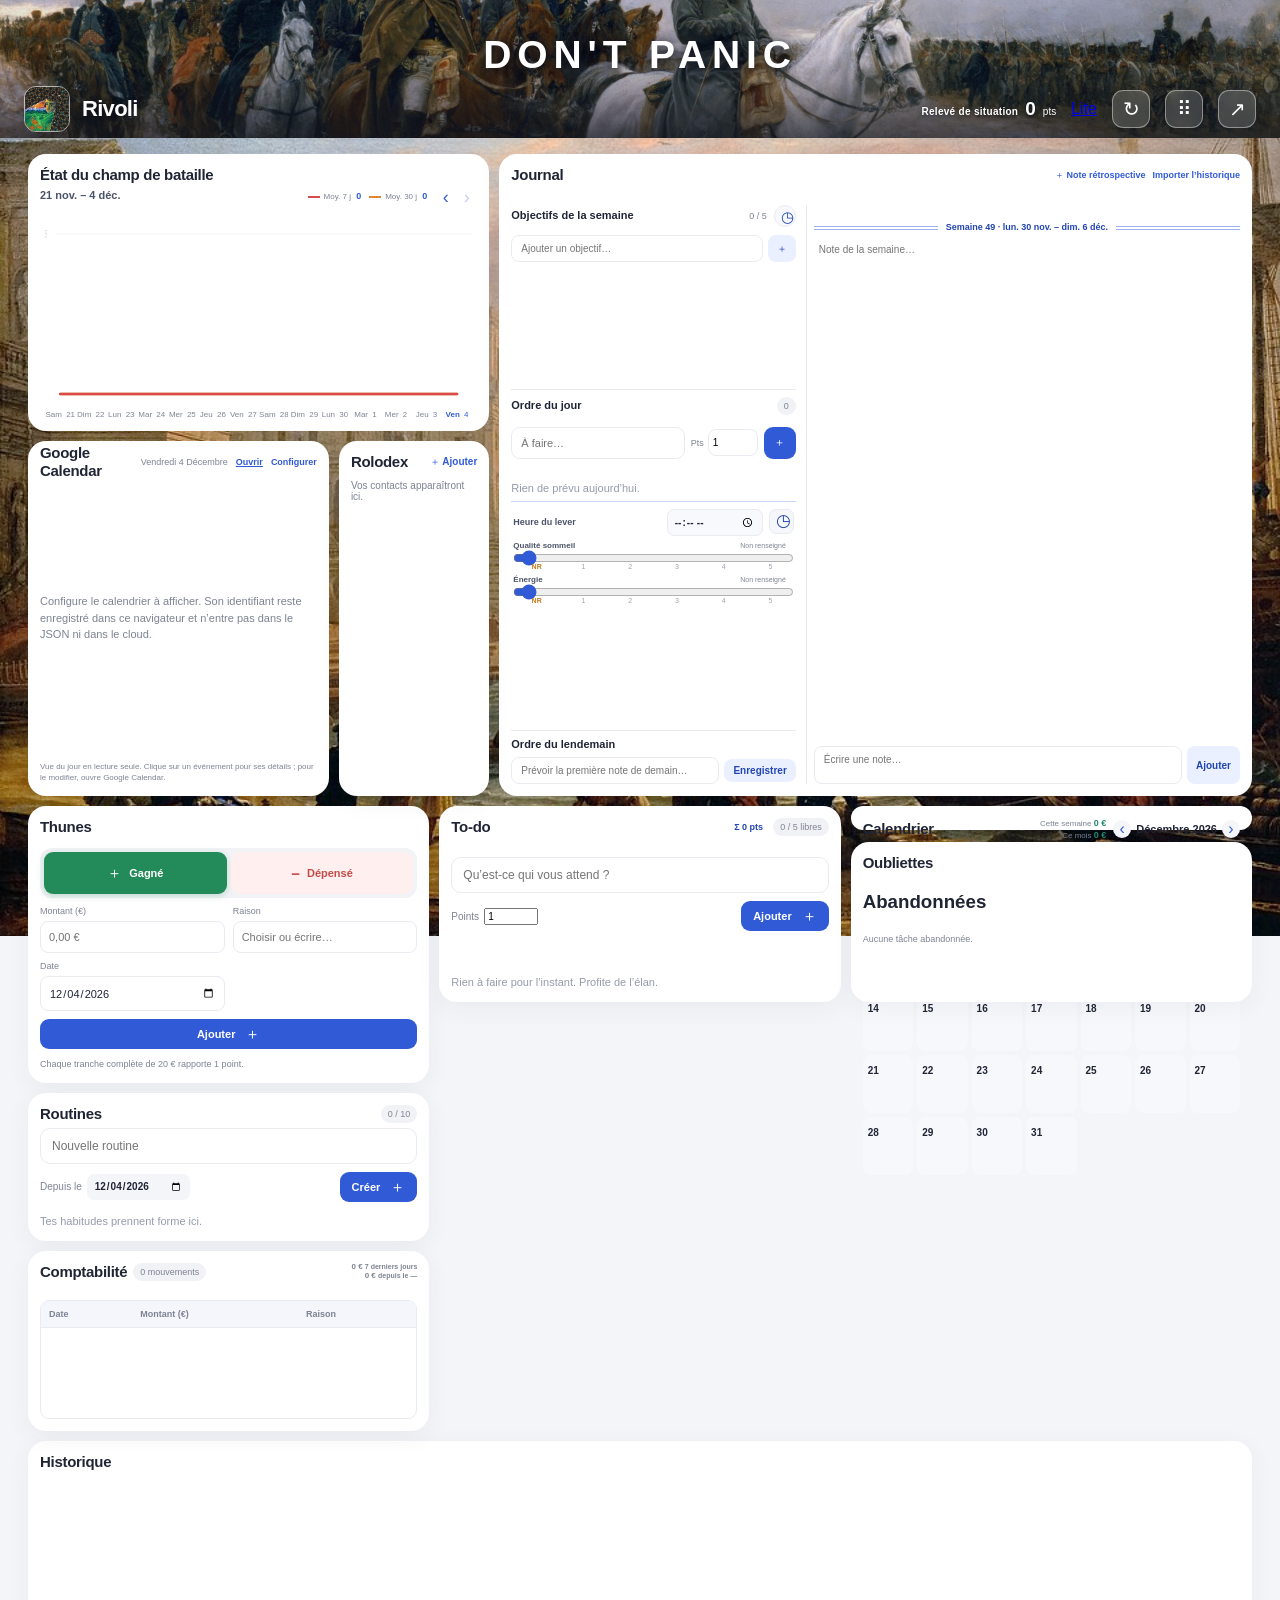
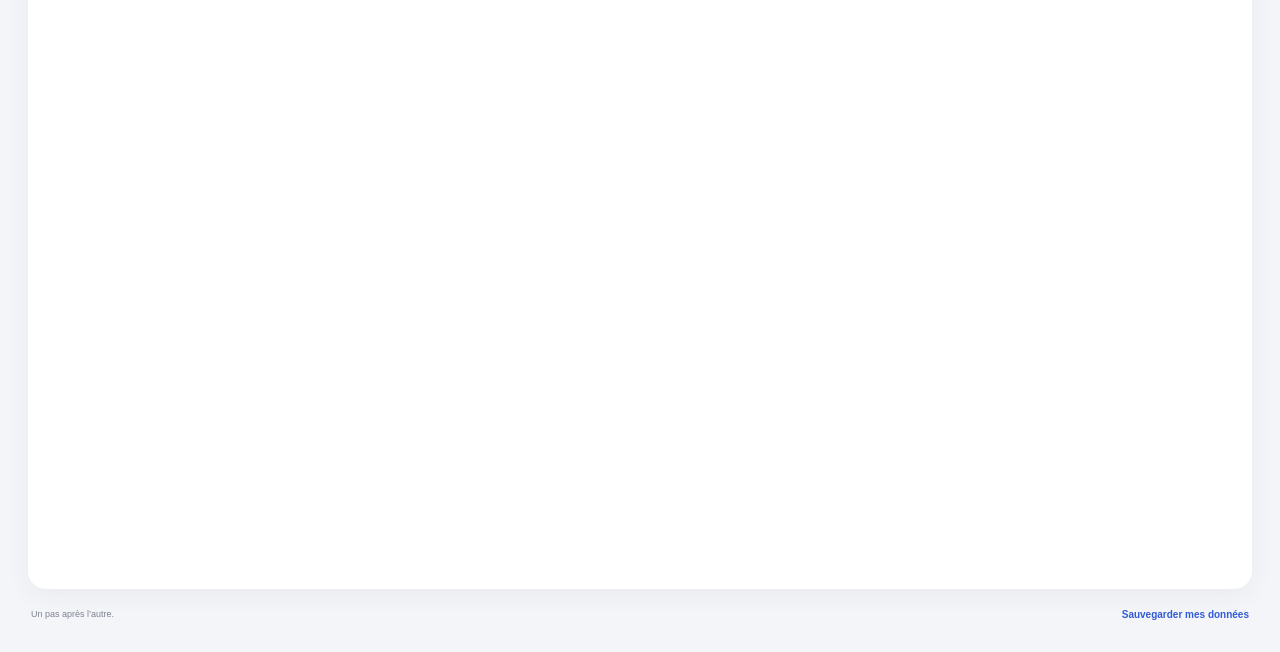
<file: index.html>
<!doctype html>
<html lang="fr"><head><meta charset="utf-8"><meta http-equiv="refresh" content="0;url=Points.html"><meta name="viewport" content="width=device-width,initial-scale=1"><title>Rivoli</title><script>location.replace('./Points.html');</script></head><body><p><a href="Points.html">Ouvrir Rivoli</a></p></body></html>
</file>
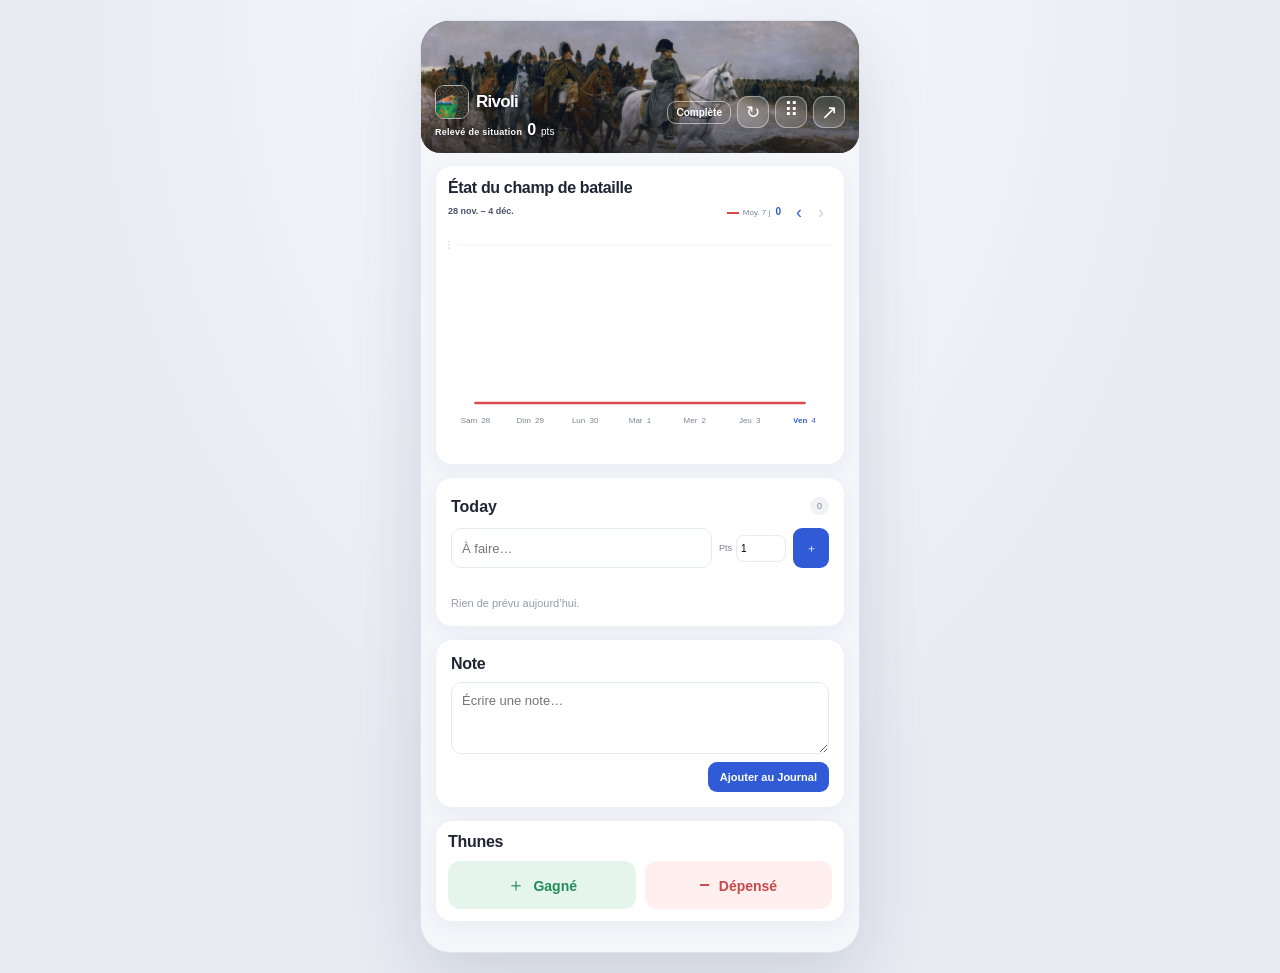
<file: Lite.html>
<!doctype html>
<html lang="fr">
<head>
  <meta charset="utf-8">
  <meta name="viewport" content="width=device-width, initial-scale=1, viewport-fit=cover">
  <meta http-equiv="refresh" content="0;url=./Points.html?lite=1">
  <link rel="manifest" href="manifest-lite.webmanifest">
  <title>Rivoli · Lite</title>
  <script>location.replace('./Points.html?lite=1');</script>
</head>
<body><p><a href="./Points.html?lite=1">Ouvrir Rivoli · Lite</a></p></body>
</html>
</file>
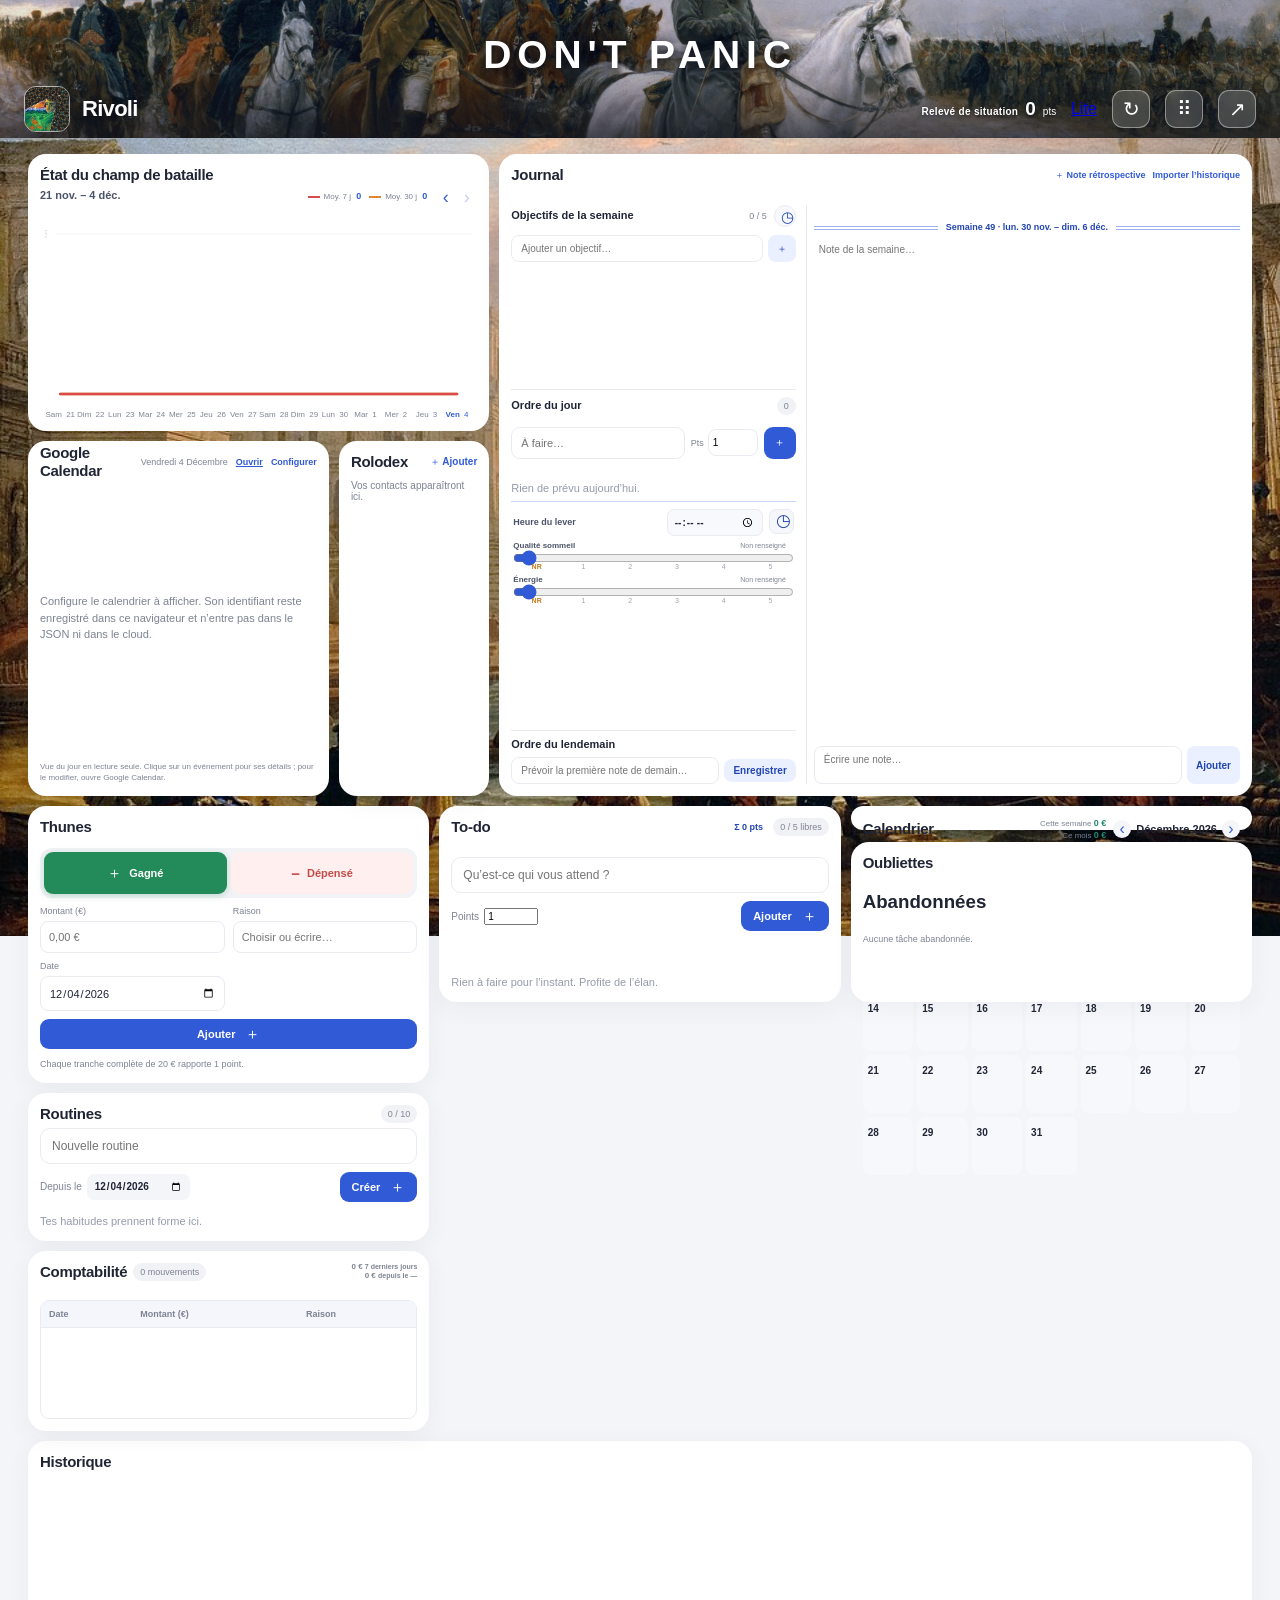
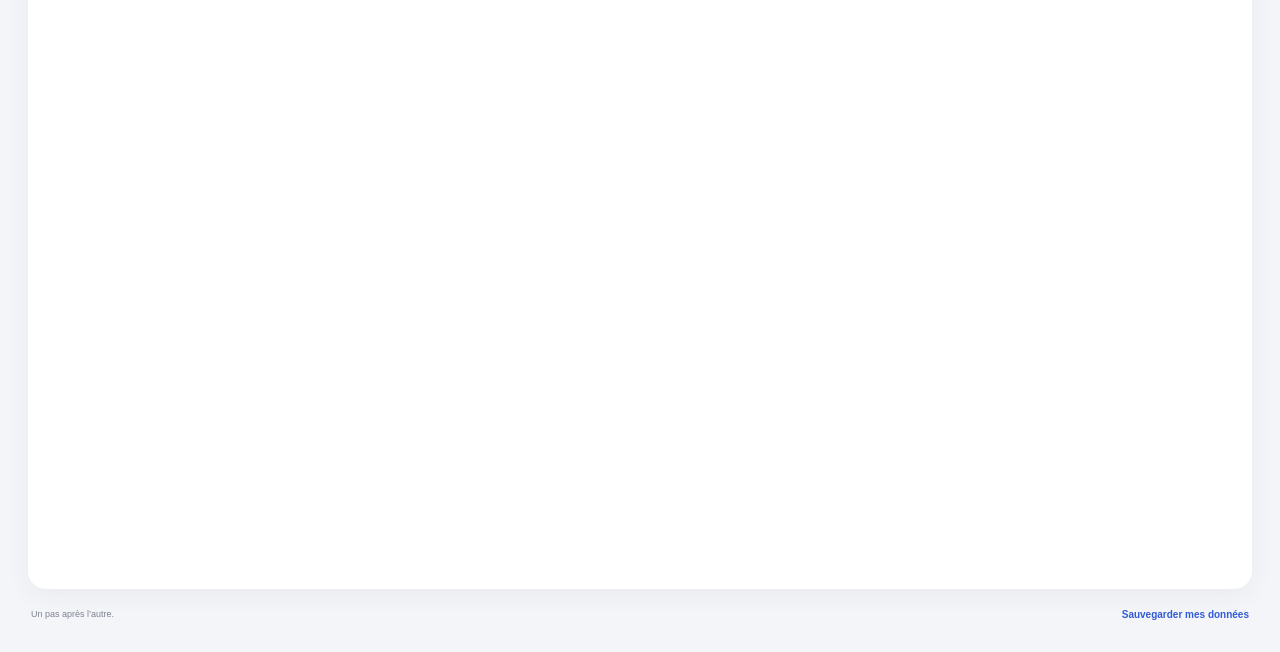
<file: Points.html>
<!doctype html>
<html lang="fr">
<head>
  <meta charset="utf-8">
  <meta name="viewport" content="width=device-width, initial-scale=1, viewport-fit=cover">
  <meta name="theme-color" content="#315bd6">
  <meta name="description" content="Rivoli — suivi du quotidien, de l’agenda et des objectifs.">
  <link id="app-manifest" rel="manifest" href="manifest.webmanifest">
  <script>if(new URLSearchParams(location.search).get('lite')==='1'){document.documentElement.classList.add('lite-mode');document.title='Rivoli · Lite';document.getElementById('app-manifest')?.setAttribute('href','manifest-lite.webmanifest');}</script>
  <link rel="icon" href="en-avant-logo.png" type="image/png">
  <link rel="stylesheet" href="styles.css">
  <title>Rivoli</title>
</head>
<body>
  <div class="app-shell">
    <section class="cover-banner" aria-label="Bandeau Rivoli">
      <img class="cover-image" src="campagne-de-france.jpg" alt="Napoléon et son armée traversant une campagne enneigée">
      <div class="cover-shade"></div>
      <h1 class="cover-motto">DON'T PANIC</h1>
      <header class="topbar">
        <a class="brand" href="#top" aria-label="Rivoli, accueil"><img src="en-avant-logo.png" alt="" class="brand-logo"><span>Rivoli</span></a>
        <div class="topbar-actions"><span class="today-points"><span>Relevé de situation</span><strong id="today-score">0</strong><small>pts</small></span><div class="topbar-tools"><a id="version-link" class="version-link" href="./Points.html?lite=1">Lite</a><button id="sync-button" class="icon-button sync-button" type="button" aria-label="Synchroniser entre appareils" title="Synchroniser entre appareils">↻</button><button id="layout-toggle" class="icon-button layout-toggle" type="button" aria-label="Ajuster la disposition des widgets" title="Ajuster la disposition des widgets">⠿</button><button id="layout-reset" class="icon-button layout-reset hidden" type="button" aria-label="Réinitialiser la disposition" title="Réinitialiser la disposition">↺</button><button id="backup-button" class="icon-button" aria-label="Sauvegarder ou restaurer" title="Sauvegarder ou restaurer">↗</button></div></div>
      </header>
    </section>
    <main id="top">
      <div class="top-dashboard-row">
        <div class="chart-rolodex-column">
        <section class="card chart-card" id="widget-chart" aria-labelledby="chart-heading">
          <h2 id="chart-heading" class="battlefield-heading">État du champ de bataille</h2>
          <div class="chart-toolbar chart-subtitle"><div id="chart-range" class="chart-range"></div><div class="chart-averages"><span class="avg-7">Moy. 7 j <strong id="average-7">0</strong></span><span class="avg-30">Moy. 30 j <strong id="average-30">0</strong></span></div><div class="chart-navigation"><button id="chart-prev-day" class="plain-button" aria-label="Voir la veille">‹</button><button id="chart-next-day" class="plain-button" aria-label="Voir le jour suivant">›</button></div></div>
          <div id="week-chart" class="week-chart" role="img" aria-label="Histogramme quotidien des points avec moyennes mobiles sur 7 et 30 jours"></div>
        </section>
        <div class="chart-lower-row">
        <section class="card agenda-card google-calendar-card" id="widget-agenda" aria-labelledby="agenda-heading">
          <div class="agenda-heading"><h2 id="agenda-heading">Google Calendar</h2><div class="google-calendar-actions"><span id="google-calendar-date"></span><a id="google-calendar-open" class="text-button" target="_blank" rel="noopener noreferrer">Ouvrir</a><button id="google-calendar-configure" class="text-button" type="button">Configurer</button></div></div>
          <p id="google-calendar-notice" class="google-calendar-notice">Configure le calendrier à afficher. Son identifiant reste enregistré dans ce navigateur et n’entre pas dans le JSON ni dans le cloud.</p>
          <div id="google-calendar-view" class="google-calendar-view hidden"><iframe id="google-calendar-frame" title="Google Calendar — journée d’aujourd’hui" loading="lazy" referrerpolicy="strict-origin-when-cross-origin"></iframe></div>
          <p class="google-calendar-hint">Vue du jour en lecture seule. Clique sur un événement pour ses détails ; pour le modifier, ouvre Google Calendar.</p>
        </section>
        <section class="card rolodex-card" id="widget-rolodex" aria-labelledby="rolodex-heading"><div class="section-heading"><h2 id="rolodex-heading">Rolodex</h2><div class="rolodex-heading-actions"><button type="button" id="add-contact" class="text-button">＋ Ajouter</button></div></div><div id="rolodex-list" class="rolodex-list"></div></section>
        </div>
        </div>
        <section class="card journal-card" id="widget-journal" aria-labelledby="journal-heading">
          <div class="section-heading"><h2 id="journal-heading">Journal</h2><div class="journal-heading-actions"><button type="button" id="journal-backfill-button" class="text-button">＋ Note rétrospective</button><button type="button" id="journal-import-button" class="text-button">Importer l’historique</button><input id="journal-import-file" type="file" accept="application/json,.json" hidden></div></div>
          <div class="journal-layout">
            <div class="journal-left-column">
              <section class="journal-goals"><div class="journal-subheading"><h3>Objectifs de la semaine</h3><div class="journal-goal-heading-actions"><span id="journal-goal-count">0 / 5</span><button id="journal-goal-history-button" class="journal-goal-history-button" type="button" aria-label="Historique des objectifs réalisés" title="Historique des objectifs réalisés">◷</button></div></div><ul id="journal-goal-list" class="journal-goal-list"></ul><form id="journal-goal-form" class="journal-goal-form"><input id="journal-goal-input" type="text" maxlength="100" placeholder="Ajouter un objectif…" aria-label="Nouvel objectif hebdomadaire" required><button type="submit" aria-label="Ajouter l’objectif">＋</button></form></section>
              <section class="journal-program" id="widget-program" aria-labelledby="program-heading">
                <div class="section-heading program-section-heading"><h2 id="program-heading">Ordre du jour</h2><div id="program-routines" class="program-routine-actions" aria-label="Valider une routine"></div><span class="count-pill" id="program-count">0</span></div>
                <form id="program-form" class="program-form"><input id="program-title" type="text" maxlength="100" placeholder="À faire…" aria-label="Nouvelle tâche pour aujourd’hui" required><label class="program-points-label">Pts <input id="program-points" type="number" min="0" max="10" step="0.5" value="1" aria-label="Points de la tâche"></label><button class="primary-button" type="submit" aria-label="Ajouter à la liste">＋</button></form>
                <div id="program-list" class="program-list"></div><p class="empty-state" id="program-empty">Rien de prévu aujourd’hui.</p>
                <div class="program-wake-section">
                  <div class="wake-time-row"><label class="wake-time-control" for="wake-time-input">Heure du lever<input id="wake-time-input" type="time" aria-label="Heure du lever"></label><button id="wake-history-open" class="wake-history-open" type="button" aria-label="Consulter et modifier l’historique du réveil" title="Historique réveil, sommeil et énergie">◷</button></div>
                  <label class="wake-metric"><span>Qualité sommeil <output id="sleep-quality-value">Non renseigné</output></span><input id="sleep-quality-input" type="range" min="0" max="5" step="1" value="0" aria-label="Qualité du sommeil de 1 à 5, ou non renseignée"><span class="wake-slider-scale"><i>NR</i><i>1</i><i>2</i><i>3</i><i>4</i><i>5</i></span></label>
                  <label class="wake-metric"><span>Énergie <output id="daily-energy-value">Non renseigné</output></span><input id="daily-energy-input" type="range" min="0" max="5" step="1" value="0" aria-label="Énergie de 1 à 5, ou non renseignée"><span class="wake-slider-scale"><i>NR</i><i>1</i><i>2</i><i>3</i><i>4</i><i>5</i></span></label>
                </div>
              </section>
              <section class="journal-plan"><h3>Ordre du lendemain</h3><form id="journal-plan-form"><input id="journal-plan-input" type="text" placeholder="Prévoir la première note de demain…" aria-label="Ordre du lendemain"><button type="submit">Enregistrer</button></form></section>
            </div>
            <section class="journal-notes"><div id="journal-note-list" class="journal-note-list" aria-live="polite"></div><form id="journal-note-form" class="journal-note-form"><textarea id="journal-note-input" placeholder="Écrire une note…" aria-label="Nouvelle note du jour" required></textarea><button type="submit">Ajouter</button></form></section>
          </div>
        </section>
      </div>
      <section class="card lite-note-card" id="widget-note" aria-labelledby="lite-note-heading"><div class="section-heading"><h2 id="lite-note-heading">Note</h2></div><form id="lite-note-form" class="lite-note-form"><textarea id="lite-note-input" rows="3" placeholder="Écrire une note…" aria-label="Note à ajouter au Journal" required></textarea><button class="primary-button" type="submit">Ajouter au Journal</button></form></section>
      <div class="dashboard-grid">
        <div class="left-widgets">
          <section class="card money-card" id="widget-money" aria-labelledby="money-heading"><div class="section-heading"><h2 id="money-heading">Thunes</h2></div><form id="money-form" class="money-form"><div class="money-mode-toggle" role="group" aria-label="Type d’opération"><button type="button" class="selected income-mode" data-money-mode="income" aria-pressed="true"><small>＋</small><span>Gagné</span></button><button type="button" class="expense-mode" data-money-mode="expense" aria-pressed="false"><small>−</small><span>Dépensé</span></button></div><label>Montant (€)<input id="money-amount" type="number" min="0.01" step="0.01" placeholder="0,00 €" required></label><label>Raison<input id="money-reason" type="text" list="money-reasons" maxlength="100" placeholder="Choisir ou écrire…" required><datalist id="money-reasons"><option value="Grand Chemin"></option><option value="Lenotre"></option><option value="Pourboire"></option></datalist></label><label>Date<input id="money-date" type="date" required></label><button class="primary-button" type="submit">Ajouter <span>＋</span></button></form><div class="lite-money-actions"><button type="button" class="lite-money-button lite-income" data-lite-money="income"><span>＋</span> Gagné</button><button type="button" class="lite-money-button lite-expense" data-lite-money="expense"><span>−</span> Dépensé</button></div><p class="money-hint">Chaque tranche complète de 20 € rapporte 1 point.</p></section>
          <section class="card routines-card" id="widget-routines" aria-labelledby="routines-heading"><div class="section-heading"><h2 id="routines-heading">Routines</h2><span class="count-pill" id="routine-count">0 / 10</span></div><form id="routine-form" class="routine-form"><input id="routine-title" type="text" maxlength="80" placeholder="Nouvelle routine" aria-label="Intitulé de la routine" required><div class="form-row"><label class="date-select">Depuis le <input id="routine-created" type="date" aria-label="Date de création de la routine"></label><button class="primary-button" type="submit">Créer <span>＋</span></button></div></form><nav id="routine-tabs" class="routine-tabs" role="tablist" aria-label="Choisir une routine"></nav><div id="routine-panel" class="routine-panel"></div><p class="empty-state" id="routine-empty">Tes habitudes prennent forme ici.</p></section>
          <section class="card accounting-card" id="widget-accounting" aria-labelledby="accounting-heading">
            <div class="section-heading accounting-heading"><div class="accounting-heading-title"><h2 id="accounting-heading">Comptabilité</h2><span class="count-pill" id="money-ledger-count">0 mouvements</span></div><div id="money-ledger-summary" class="accounting-summary" aria-live="polite"></div></div>
            <div class="accounting-table-wrap"><table class="accounting-table"><thead><tr><th scope="col">Date</th><th scope="col">Montant (€)</th><th scope="col">Raison</th></tr></thead><tbody id="money-ledger-body"></tbody></table></div>
          </section>
        </div>
        <section class="card tasks-card" id="widget-tasks" aria-labelledby="tasks-heading"><div class="section-heading"><h2 id="tasks-heading">To-do</h2><span class="task-potential" id="task-potential">Σ 0 pts</span><span class="count-pill" id="task-count">0 / 5 libres</span></div><form id="task-form" class="task-form"><input id="task-title" type="text" maxlength="100" placeholder="Qu’est-ce qui vous attend ?" aria-label="Intitulé de la tâche" required><div class="form-row"><label class="points-select">Points <input id="task-points" type="number" min="0" max="10" step="0.5" value="1" aria-label="Points de la tâche" required></label><button class="primary-button" type="submit">Ajouter <span>＋</span></button></div></form><div id="task-list" class="task-list"></div><p class="empty-state" id="task-empty">Rien à faire pour l’instant. Profite de l’élan.</p></section>
        <div class="side-widgets">
          <section class="card calendar-card" id="widget-calendar" aria-labelledby="calendar-heading"><div class="calendar-topline"><h2 id="calendar-heading">Calendrier</h2><div id="calendar-money-summary" class="calendar-money-summary"></div><div class="month-controls"><button id="task-calendar-prev" class="plain-button" aria-label="Mois précédent">‹</button><strong id="task-calendar-month"></strong><button id="task-calendar-next" class="plain-button" aria-label="Mois suivant">›</button></div></div><div id="task-calendar" class="task-calendar"></div></section>
          <section class="card graveyard-card" id="widget-graveyard" aria-labelledby="graveyard-heading"><div class="section-heading"><h2 id="graveyard-heading">Oubliettes</h2></div><div><h3>Abandonnées</h3><div id="abandoned-list" class="graveyard-list"></div></div></section>
        </div>
        <svg id="task-calendar-links" class="task-calendar-links" aria-hidden="true"></svg>
      </div>
      <div class="bottom-dashboard-row">
        <section class="card log-card history-card" id="widget-history" aria-labelledby="log-heading">
          <div class="section-heading"><h2 id="log-heading">Historique</h2><span id="history-page-label" class="history-page-label"></span></div>
          <div id="log-list" class="log-list"></div><p class="empty-state" id="log-empty">Tes réussites apparaîtront ici.</p>
          <div class="history-pagination"><button id="history-newer" class="secondary-button hidden" type="button">‹ Plus récentes</button><button id="history-older" class="secondary-button hidden" type="button">Plus anciennes ›</button></div>
        </section>
      </div>
      <footer><span>Un pas après l’autre.</span><button id="footer-backup" class="text-button">Sauvegarder mes données</button></footer>
    </main>
  </div>
  <dialog id="lite-money-dialog" class="modal lite-money-dialog"><form method="dialog"><button class="modal-close" aria-label="Fermer">×</button></form><p class="eyebrow" id="lite-money-kicker">THUNES</p><h2 id="lite-money-title">Ajouter un gain</h2><form id="lite-money-step-one"><label class="edit-label">Montant (€)<input id="lite-money-amount" type="number" min="0.01" step="0.01" placeholder="0,00 €" required></label><label class="edit-label">Date<input id="lite-money-date" type="date" required></label><div class="modal-actions"><button type="submit" class="primary-button">Continuer</button></div></form><form id="lite-money-step-two" class="hidden"><label class="edit-label">Raison<input id="lite-money-reason" type="text" list="lite-money-reasons" maxlength="100" placeholder="Choisir ou écrire…" required></label><datalist id="lite-money-reasons"></datalist><div class="modal-actions"><button type="button" id="lite-money-back" class="secondary-button">Retour</button><button type="submit" class="primary-button">Valider</button></div></form></dialog>
  <dialog id="backup-dialog" class="modal"><form method="dialog"><button class="modal-close" aria-label="Fermer">×</button></form><p class="eyebrow">VOS DONNÉES VOUS APPARTIENNENT</p><h2>Sauvegarder Rivoli</h2><p class="modal-copy">Les données restent disponibles hors ligne sur cet appareil. La synchronisation entre appareils est facultative et protégée par votre compte.</p><button id="export-button" class="primary-button full-button">Télécharger une sauvegarde <span>↓</span></button><div class="auto-backup-panel"><h3>Sauvegarde automatique sur ce Mac</h3><p id="auto-backup-status" class="auto-backup-status" aria-live="polite">Non configurée. Dans le Finder, crée un dossier vide « Rivoli-sauvegardes », puis sélectionne-le ici.</p><button id="auto-backup-enable" class="import-button" type="button">Choisir le dossier de sauvegarde</button><small>Après 1 minute sans modification, Rivoli met à jour le JSON ; il le réécrit aussi toutes les 15 minutes quand l’app est ouverte et conserve une archive toutes les 12 heures. À l’ouverture, il restaure le JSON s’il est clairement plus récent. Si les dates ne permettent pas de trancher, il garde les deux copies sans les écraser. Chrome peut redemander l’accès au dossier.</small></div><label class="import-button">Restaurer depuis un fichier<input id="import-file" type="file" accept="application/json,.json" hidden></label><button id="restore-pre-migration" class="import-button hidden" type="button">Restaurer la copie automatique avant mise à jour</button><button id="restore-pre-auto-backup" class="import-button hidden" type="button">Restaurer la copie du navigateur avant récupération JSON</button><p class="modal-footnote">La restauration remplace les données présentes dans ce navigateur.</p></dialog>
  <dialog id="date-dialog" class="modal"><form method="dialog"><button class="modal-close" aria-label="Fermer">×</button></form><p class="eyebrow">BRAVO POUR CE PAS</p><h2 id="complete-title">Terminer la tâche</h2><p class="modal-copy">La date du jour est présélectionnée. Fais défiler les derniers jours ou choisis une date précise.</p><div class="completion-date-picker"><div id="completion-days" class="completion-days" aria-label="Dates récentes"></div><label class="date-modal-label">Ou choisir dans le calendrier<input id="completed-date" type="date"></label></div><div class="modal-actions"><button id="cancel-completion" class="secondary-button">Annuler</button><button id="confirm-completion" class="primary-button">Valider <span>✓</span></button></div></dialog>
  <dialog id="edit-dialog" class="modal"><form method="dialog"><button class="modal-close" aria-label="Fermer">×</button></form><p class="eyebrow">MODIFIER</p><h2>Votre tâche</h2><label class="edit-label">Intitulé<input id="edit-title" type="text" maxlength="100"></label><label class="edit-label">Points<input id="edit-points" type="number" min="0" max="10" step="0.5"></label><div class="modal-actions"><button id="cancel-edit" class="secondary-button">Annuler</button><button id="save-edit" class="primary-button">Enregistrer</button></div></dialog>
  <dialog id="contact-dialog" class="modal"><form method="dialog"><button class="modal-close" aria-label="Fermer">×</button></form><p class="eyebrow">ROLODEX</p><h2 id="contact-dialog-title">Ajouter un contact</h2><label class="edit-label">Nom<input id="contact-name" type="text" maxlength="80" required></label><div class="edit-label">Photo<div id="contact-photo-dropzone" class="contact-photo-dropzone" role="button" tabindex="0" aria-label="Choisir ou déposer une photo"><img id="contact-photo-preview" alt="Aperçu de la photo du contact" hidden><span id="contact-photo-prompt">Déposer une image ici ou cliquer pour choisir</span><input id="contact-photo-file" type="file" accept="image/*" hidden></div><button id="remove-contact-photo" class="text-button contact-photo-remove" type="button">Retirer la photo</button></div><label class="edit-label">Canal de contact<select id="contact-channel"><option value="whatsapp">WhatsApp</option><option value="beeper">Beeper / lien direct</option></select></label><label class="edit-label" id="contact-target-label">Numéro WhatsApp avec indicatif pays<input id="contact-target" type="text" maxlength="300" autocomplete="off" placeholder="+33 6 12 34 56 78"></label><p id="contact-target-hint" class="modal-footnote">Le numéro sert à ouvrir directement la conversation WhatsApp.</p><label class="edit-label">Notes<textarea id="contact-notes" rows="4" maxlength="1000" placeholder="Informations utiles sur cette personne"></textarea></label><label class="edit-label">Dernière conversation<input id="contact-last-talk" type="date" required></label><label class="edit-label">Fréquence de rappel (jours)<input id="contact-frequency" type="number" min="1" max="3650" step="1" value="14" required></label><div class="modal-actions"><button id="cancel-contact" class="secondary-button" type="button">Annuler</button><button id="save-contact" class="primary-button" type="button">Enregistrer</button></div></dialog>
  <dialog id="contact-interaction-dialog" class="modal"><form method="dialog"><button class="modal-close" aria-label="Fermer">×</button></form><p class="eyebrow">ROLODEX · INTERACTION</p><h2 id="contact-interaction-title">Noter une interaction</h2><label class="edit-label">Date<input id="contact-interaction-date" type="date" required></label><div id="contact-interaction-date-shortcuts" class="contact-interaction-date-shortcuts" aria-label="Dates récentes"></div><fieldset class="interaction-types"><legend>Type d’interaction</legend><button type="button" class="interaction-type selected" data-interaction-type="message"><span>💬</span><b>Message</b><small>0,25 pt</small></button><button type="button" class="interaction-type" data-interaction-type="call"><span class="call-icon">☎</span><b>Appel</b><small>0,5 pt</small></button><button type="button" class="interaction-type" data-interaction-type="meet"><span>🫂</span><b>Rencontre</b><small>1 pt</small></button></fieldset><div class="modal-actions"><button id="cancel-contact-interaction" class="secondary-button" type="button">Annuler</button><button id="contact-open-conversation" class="secondary-button" type="button">Contacter ↗</button><button id="save-contact-interaction" class="primary-button" type="button">Enregistrer</button></div></dialog>
  <dialog id="wake-history-dialog" class="modal wide-modal"><form method="dialog"><button class="modal-close" aria-label="Fermer">×</button></form><p class="eyebrow">SUIVI QUOTIDIEN</p><h2>Historique des réveils</h2><p class="modal-copy">Modifie rétroactivement l’heure du lever, la qualité du sommeil et l’énergie.</p><div id="wake-history-list" class="wake-history-list"></div><button id="wake-history-close" class="secondary-button" type="button">Fermer</button></dialog>
  <dialog id="routine-edit-dialog" class="modal wide-modal"><form method="dialog"><button class="modal-close" aria-label="Fermer">×</button></form><p class="eyebrow">ÉTATS DE LA ROUTINE</p><h2>Votre rituel</h2><label class="edit-label">Intitulé<input id="routine-edit-title" type="text" maxlength="80"></label><p class="modal-copy">Définissez les niveaux possibles. « Pas fait » vaut toujours 0 point.</p><div id="routine-state-list" class="routine-state-list"></div><button id="add-routine-state" class="secondary-button" type="button">＋ Ajouter un état</button><label class="edit-label">Couleur de la routine</label><div id="routine-color-palette" class="routine-color-palette" role="radiogroup" aria-label="Couleur de la routine"></div><p class="modal-footnote">Les validations passées conservent leur état et leurs points d’origine.</p><div class="modal-actions"><button id="cancel-routine-edit" class="secondary-button">Annuler</button><button id="save-routine-edit" class="primary-button">Enregistrer</button></div></dialog>
  <dialog id="schedule-dialog" class="modal"><form method="dialog"><button class="modal-close" aria-label="Fermer">×</button></form><p class="eyebrow">PLANIFIER</p><h2>Ajouter au calendrier</h2><label class="edit-label">Jour prévu<input id="scheduled-date" type="date" required></label><div class="modal-actions"><button id="cancel-schedule" class="secondary-button">Annuler</button><button id="save-schedule" class="primary-button">Planifier</button></div></dialog>
  <dialog id="google-calendar-dialog" class="modal"><form method="dialog"><button class="modal-close" aria-label="Fermer">×</button></form><p class="eyebrow">AGENDA PERSONNEL</p><h2>Connecter Google Calendar</h2><p class="modal-copy">Colle l’identifiant du calendrier (Google Calendar → ⚙️ Paramètres → nom du calendrier → Intégrer l’agenda → ID de l’agenda). Ne rends pas ton calendrier public pour cette intégration.</p><label class="edit-label">ID du calendrier<input id="google-calendar-id" type="text" autocomplete="off" spellcheck="false" placeholder="ex. ton-adresse@gmail.com"></label><p class="modal-footnote">L’identifiant est enregistré uniquement dans ce navigateur. Il n’est pas exporté et n’est pas envoyé à Supabase. Google n’affichera le calendrier que si ce compte y a accès.</p><div class="modal-actions"><button id="google-calendar-cancel" class="secondary-button" type="button">Annuler</button><button id="google-calendar-save" class="primary-button" type="button">Afficher</button></div></dialog>
  <dialog id="journal-backfill-dialog" class="modal"><form method="dialog"><button class="modal-close" aria-label="Fermer">×</button></form><p class="eyebrow">JOURNAL</p><h2>Ajouter une note passée</h2><div class="form-row"><label class="edit-label">Date<input id="journal-backfill-date" type="date" required></label><label class="edit-label">Heure<input id="journal-backfill-time" type="time" required></label></div><label class="edit-label">Note<textarea id="journal-backfill-text" rows="6" placeholder="Écrire la note…" required></textarea></label><div class="modal-actions"><button id="journal-backfill-cancel" class="secondary-button" type="button">Annuler</button><button id="journal-backfill-save" class="primary-button" type="button">Ajouter au Journal</button></div></dialog>
  <dialog id="journal-goal-history-dialog" class="modal"><form method="dialog"><button class="modal-close" aria-label="Fermer">×</button></form><p class="eyebrow">OBJECTIFS · HISTORIQUE</p><h2>Objectifs réalisés</h2><p class="modal-copy">Chaque objectif atteint rapporte 3,5 points sur la semaine. Les cinq objectifs complétés ajoutent un bonus de 17,5 points.</p><div id="journal-goal-history" class="journal-goal-history"></div></dialog>
  <dialog id="routine-state-dialog" class="modal"><form method="dialog"><button class="modal-close" aria-label="Fermer">×</button></form><p class="eyebrow">SUIVI DE ROUTINE</p><h2 id="state-date-title">Choisir un état</h2><div id="routine-state-options" class="routine-state-options"></div><button id="cancel-state-choice" class="secondary-button" type="button">Annuler</button></dialog>
  <div id="toast" class="toast" role="status" aria-live="polite"></div>
  <dialog id="sync-dialog" class="modal sync-modal"><form method="dialog"><button class="modal-close" aria-label="Fermer">×</button></form><p class="eyebrow">SYNCHRONISATION PRIVÉE</p><h2>Retrouver mes données partout</h2><p id="sync-status" class="modal-copy" aria-live="polite">Synchronisation en attente de configuration.</p><form id="sync-login-form" class="sync-login-form"><label>Votre adresse e-mail<input id="sync-email" type="email" autocomplete="email" placeholder="vous@exemple.fr" required></label><button id="sync-login-submit" class="primary-button full-button" type="submit">Recevoir un code de connexion</button></form><form id="sync-verify-form" class="sync-login-form hidden"><label>Code reçu par e-mail<input id="sync-code" type="text" inputmode="numeric" autocomplete="one-time-code" pattern="[0-9]{6}" maxlength="6" placeholder="Code à 6 chiffres" required></label><button id="sync-verify-submit" class="primary-button full-button" type="submit">Me connecter</button><button id="sync-use-email" class="import-button" type="button">Changer d’adresse e-mail</button></form><form id="sync-unlock-form" class="sync-login-form hidden"><label>Phrase secrète de synchronisation<input id="sync-passphrase" type="password" autocomplete="new-password" minlength="10" placeholder="Au moins 10 caractères" required></label><button class="primary-button full-button" type="submit">Déverrouiller mes données</button><small>Cette phrase chiffre vos données avant leur envoi. Utilisez la même sur le Mac et l’iPhone ; elle n’est pas envoyée au serveur.</small></form><button id="sync-upload" class="import-button hidden" type="button">Envoyer cette copie locale au cloud</button><button id="sync-now" class="import-button hidden" type="button">Actualiser depuis le cloud</button><button id="sync-logout" class="import-button hidden" type="button">Déconnecter ce navigateur</button><p class="modal-footnote">Si les copies locale et cloud diffèrent, rien n’est remplacé automatiquement : choisissez explicitement laquelle conserver. Une sauvegarde locale est gardée avant tout chargement du cloud.</p></dialog>
  <script src="sync-config.js"></script>
  <script src="app.js"></script>
  <script src="sync-client.js"></script>
</body>
</html>
</file>
<file: styles.css>
:root{--paper:#f4f5f8;--card:#fff;--ink:#202535;--muted:#7d8392;--line:#e9ebf0;--blue:#315bd6;--blue-dark:#2246b2;--blue-soft:#eaf0ff;--blue-pale:#f4f6ff;--shadow:0 6px 24px rgba(36,50,91,.055);--font:-apple-system,BlinkMacSystemFont,"Segoe UI",sans-serif;font-family:var(--font);color:var(--ink);font-synthesis:none}*{box-sizing:border-box}body{margin:0;background:var(--paper);min-height:100vh;font-family:var(--font)}button,input,select{font:inherit}button{color:inherit}.app-shell{max-width:1500px;margin:0 auto;padding:0 28px env(safe-area-inset-bottom)}.topbar{height:70px;display:flex;align-items:center;justify-content:space-between}.brand{display:flex;align-items:center;gap:12px;color:var(--ink);text-decoration:none;font-size:22px;font-weight:800;letter-spacing:-.7px}.brand-logo{height:46px;width:46px;object-fit:cover;object-position:center;border-radius:12px;box-shadow:0 2px 8px #17284b20}.topbar-actions{display:flex;align-items:center;gap:15px}.today-points{display:flex;align-items:baseline;gap:6px;color:var(--muted);font-size:11px}.today-points strong{color:var(--blue);font-size:18px;font-weight:800}.today-points small{font-size:10px}.icon-button,.plain-button{border:0;background:none;cursor:pointer}.icon-button{width:38px;height:38px;border-radius:11px;background:#e8ebf3;font-size:20px}.icon-button:hover,.plain-button:hover{background:var(--blue-soft);color:var(--blue)}main{display:block;padding-bottom:12px}.dashboard-grid{display:grid;grid-template-columns:minmax(0,1.04fr) minmax(0,.96fr);grid-template-areas:"chart routines" "tasks routines";align-items:start;gap:13px}.card{background:var(--card);border-radius:18px;padding:17px 19px;margin:0 0 13px;box-shadow:var(--shadow);min-width:0}.chart-card{grid-area:chart}.tasks-card{grid-area:tasks}.routines-card{grid-area:routines}.log-card{margin-top:0}.section-heading{display:flex;align-items:center;justify-content:space-between;gap:10px}.section-heading h2,.modal h2{font-size:17px;letter-spacing:-.3px;margin:0;font-weight:750}.count-pill{font-size:10px;color:var(--muted);background:#f1f2f6;border-radius:20px;padding:5px 9px;white-space:nowrap}.chart-toolbar{display:flex;align-items:center;gap:12px;min-height:31px}.chart-range{font-size:11px;font-weight:700;color:var(--muted);white-space:nowrap}.chart-averages{display:flex;align-items:center;gap:13px;margin-left:auto}.chart-averages span{font-size:10px;color:var(--muted);white-space:nowrap}.chart-averages strong{font-size:12px;color:var(--blue);margin-left:3px}.chart-navigation{display:flex;gap:3px}.plain-button{width:26px;height:26px;border-radius:50%;font-size:21px;line-height:20px;color:var(--blue)}.plain-button:disabled{opacity:.28;cursor:default}.plain-button:disabled:hover{background:transparent;color:inherit}.week-chart{height:170px;display:flex;align-items:end;justify-content:space-around;gap:10px;padding:12px 5px 0}.bar-column{height:100%;flex:1;max-width:82px;display:flex;align-items:center;flex-direction:column;justify-content:flex-end;gap:6px}.bar-value{font-size:10px;color:var(--muted);height:12px}.bar-track{height:111px;width:100%;display:flex;align-items:end;justify-content:center}.bar{width:min(38px,72%);min-height:3px;border-radius:8px 8px 3px 3px;background:#dfe6fa;transition:height .2s ease}.bar.today{background:var(--blue)}.bar-label{font-size:10px;color:var(--muted);white-space:nowrap;text-transform:capitalize}.bar-label b{font-size:9px;font-weight:500;margin-left:2px}.bar-label.today{color:var(--blue);font-weight:750}.task-form,.routine-form{margin-top:12px}.task-form>input,.routine-form>input,.edit-label input,.edit-label select{width:100%;border:1px solid var(--line);border-radius:10px;background:#fff;padding:10px 11px;font-size:12px;color:var(--ink);outline:none}.task-form>input:focus,.routine-form>input:focus,.edit-label input:focus{border-color:#9eb2f2;box-shadow:0 0 0 3px #edf1ff}.form-row{display:flex;align-items:center;gap:9px;margin-top:8px}.points-select,.date-select{font-size:10px;color:var(--muted);display:flex;align-items:center;gap:5px;white-space:nowrap}.points-select select,.date-select input{font-size:10px;font-weight:650;color:var(--ink);background:#f4f5f8;border:0;border-radius:7px;padding:6px 7px}.primary-button,.secondary-button{border:0;border-radius:9px;padding:9px 12px;background:var(--blue);color:white;font-size:11px;font-weight:700;cursor:pointer;display:inline-flex;align-items:center;justify-content:center;gap:10px}.primary-button:hover{background:var(--blue-dark)}.primary-button span{font-size:15px;line-height:10px}.secondary-button{background:#eef0f5;color:var(--ink)}.secondary-button:hover{background:#e4e8f1}.task-form .primary-button,.routine-form .primary-button{margin-left:auto}.task-list{margin-top:9px;max-height:245px;overflow-y:auto;overscroll-behavior:contain}.task-row,.log-row{display:flex;align-items:center;gap:9px;padding:9px 0;border-top:1px solid var(--line)}.task-row:first-child,.log-row:first-child{border-top:0}.task-check{width:19px;height:19px;border-radius:50%;border:1.5px solid #c6ccdc;flex:none;background:#fff;display:grid;place-items:center;color:white;cursor:pointer}.task-check:hover{border-color:var(--blue);background:var(--blue)}.row-main{min-width:0;flex:1}.row-title{font-size:12px;font-weight:650;overflow-wrap:anywhere}.row-sub{font-size:9px;color:var(--muted);margin-top:3px}.points-badge{font-size:9px;font-weight:750;color:var(--blue-dark);background:var(--blue-soft);padding:5px 7px;border-radius:7px;white-space:nowrap}.row-menu{position:relative;flex:none}.more-button{border:0;background:none;color:#9298a7;font-size:17px;cursor:pointer;padding:2px 6px}.row-actions{position:absolute;right:0;top:25px;z-index:5;min-width:140px;padding:5px;background:white;border:1px solid var(--line);border-radius:9px;box-shadow:var(--shadow);display:none}.row-actions.open{display:block}.row-actions button{display:block;width:100%;text-align:left;background:none;border:0;border-radius:6px;padding:7px;font-size:10px;cursor:pointer}.row-actions button:hover{background:var(--paper)}.row-actions button.danger{color:#bd5347}.empty-state{color:#969bab;font-size:11px;margin:13px 0 2px}.routine-form .form-row{gap:6px}.routine-tabs{display:flex;gap:6px;overflow-x:auto;overscroll-behavior-x:contain;padding:10px 0 5px;margin-top:4px;scrollbar-width:thin;scrollbar-color:#d8deef transparent}.routine-tabs:empty{display:none}.routine-tab{flex:none;border:1px solid var(--line);background:#f7f8fb;color:var(--muted);border-radius:8px;padding:7px 10px;font-size:10px;font-weight:650;white-space:nowrap;cursor:pointer;max-width:180px;overflow:hidden;text-overflow:ellipsis}.routine-tab.selected{background:var(--blue);border-color:var(--blue);color:#fff}.routine-focus{border-top:1px solid var(--line);padding-top:11px;margin-top:5px}.routine-card-head{display:flex;align-items:flex-start;justify-content:space-between;gap:10px}.routine-card-title{display:flex;flex-direction:column;align-items:flex-start;gap:3px;min-width:0}.routine-card-title h3{font-size:13px;font-weight:750;margin:2px 0 0;overflow-wrap:anywhere}.routine-status{font-size:8px;font-weight:750;letter-spacing:.3px;border-radius:12px;padding:3px 7px}.routine-status.active{background:var(--blue-soft);color:var(--blue-dark)}.routine-status.paused{background:#f0f1f4;color:#777d8b}.routine-card-title .row-sub{line-height:1.4}.routine-stats{display:grid;grid-template-columns:repeat(4,minmax(0,1fr));gap:6px;margin:10px 0}.routine-stats>div{background:#f5f6f9;border-radius:9px;padding:7px 4px;display:flex;flex-direction:column;align-items:center;gap:2px}.routine-stats strong{font-size:13px;font-weight:750}.routine-stats span{font-size:8px;color:var(--muted);text-align:center;white-space:nowrap}.routine-tracker{border-top:1px solid var(--line);padding-top:8px;margin-top:2px}.routine-tracker-heading{display:flex;justify-content:space-between;align-items:center;gap:8px;margin-bottom:7px}.routine-tracker-heading .eyebrow{font-size:8px;margin:0 0 2px}.routine-tracker-heading>div:first-child>span{font-size:9px;color:var(--muted)}.routine-tracker-heading .month-controls{display:flex;align-items:center;gap:3px;font-size:10px;white-space:nowrap}.routine-tracker-heading .plain-button{width:22px;height:22px}.routine-calendar{display:grid;grid-template-columns:repeat(7,minmax(0,1fr));gap:3px}.routine-calendar-head{text-align:center;color:#9ba0ae;font-size:8px;font-weight:700;padding:2px 0}.routine-day{position:relative;aspect-ratio:1;max-height:31px;border:0;border-radius:7px;background:#f5f6f9;color:var(--ink);font-size:10px;font-weight:550;display:grid;place-items:center;cursor:pointer}.routine-day.eligible{background:var(--blue-soft);color:var(--blue-dark)}.routine-day.checked{background:var(--blue);color:#fff;font-weight:750}.routine-day.today-date{outline:1px solid #233d96;outline-offset:-2px}.routine-day.outside{visibility:hidden}.routine-day:disabled{cursor:default;background:transparent;color:#c5c8d0;outline:0}.routine-day i{font-style:normal;font-size:7px;position:absolute;right:2px;top:0}.routine-tracker-foot{display:flex;justify-content:space-between;align-items:center;gap:8px;margin-top:6px;font-size:8px;color:var(--muted)}.routine-tracker-foot .text-button{font-size:8px;white-space:nowrap}.routine-focus .row-actions{min-width:150px}.log-card{padding-top:15px}.history-page-label{color:var(--muted);font-size:10px}.log-list{display:grid;grid-template-columns:repeat(3,minmax(0,1fr));grid-auto-flow:row;gap:5px 8px;margin-top:10px}.log-row{display:grid;grid-template-columns:27px minmax(0,1fr) auto 22px;grid-template-rows:auto auto;grid-template-areas:"icon date points delete" "icon main kind delete";column-gap:7px;row-gap:2px;min-width:0;padding:7px 8px;border:0;border-radius:10px;background:#fafbfc}.log-row.routine-log{background:#edf2ff}.log-icon{grid-area:icon;width:22px;height:22px;border-radius:7px;display:grid;place-items:center;background:var(--blue-soft);color:var(--blue);font-size:11px;align-self:center}.log-date{grid-area:date;font-size:8px;color:var(--muted);min-width:0}.log-row .row-main{grid-area:main}.log-row .row-title{font-size:10px;line-height:1.25}.log-row .row-sub{font-size:8px;white-space:nowrap;overflow:hidden;text-overflow:ellipsis;margin-top:2px}.log-row .points-badge{grid-area:points;padding:4px 5px;font-size:8px}.log-kind{grid-area:kind;font-size:7px;color:var(--muted);align-self:center}.log-delete{grid-area:delete;width:22px;height:22px;border:0;border-radius:50%;background:#f1f2f5;color:#888e9c;font-size:15px;line-height:18px;cursor:pointer;align-self:center}.log-delete:hover{background:#e5ebff;color:var(--blue-dark)}.routine-log .log-delete{background:#e2eaff}.history-pagination{display:flex;justify-content:center;gap:8px;margin-top:12px}.history-pagination .secondary-button{font-size:10px}.hidden{display:none!important}footer{display:flex;justify-content:space-between;align-items:center;padding:10px 3px 20px;color:var(--muted);font-size:9px}.text-button{border:0;background:none;color:var(--blue);font-weight:650;font-size:10px;cursor:pointer;padding:0}.modal{width:min(420px,calc(100% - 28px));border:0;border-radius:19px;padding:26px;box-shadow:0 24px 80px #17284b38;color:var(--ink)}.modal::backdrop{background:#17203366;backdrop-filter:blur(3px)}.modal-close{position:absolute;right:15px;top:13px;border:0;background:#f0f1f5;width:28px;height:28px;border-radius:50%;font-size:20px;cursor:pointer}.eyebrow{color:var(--muted);font-weight:750;letter-spacing:1px;font-size:9px;margin:0 0 8px}.modal-copy{font-size:12px;line-height:1.55;color:var(--muted);margin:10px 0 17px}.full-button{width:100%;padding:12px}.import-button{margin-top:9px;width:100%;border:1px solid var(--line);border-radius:9px;padding:11px;text-align:center;display:block;font-size:11px;font-weight:700;cursor:pointer;background:#fff}.modal-footnote{font-size:9px;color:var(--muted);line-height:1.5;margin:12px 0 0}.date-modal-label,.edit-label{display:flex;flex-direction:column;gap:6px;margin-top:13px;color:var(--muted);font-size:10px}.date-modal-label input{border:1px solid var(--line);border-radius:9px;padding:10px;font-size:12px}.completion-date-picker{margin-top:15px}.completion-days{max-height:160px;overflow-y:auto;overscroll-behavior:contain;border:1px solid var(--line);border-radius:11px;padding:4px;display:flex;flex-direction:column;gap:2px;scrollbar-width:thin}.completion-day{min-height:34px;border:0;border-radius:7px;background:transparent;display:flex;align-items:center;justify-content:space-between;padding:0 9px;color:var(--ink);font-size:11px;cursor:pointer;text-align:left}.completion-day:hover{background:#f5f6fa}.completion-day.selected{background:var(--blue-soft);color:var(--blue-dark);font-weight:700}.completion-day strong{font-size:10px}.completion-date-picker .date-modal-label{margin-top:10px}.completion-date-picker .date-modal-label input{width:100%}.modal-actions{display:flex;justify-content:flex-end;gap:8px;margin-top:17px}.toast{position:fixed;bottom:20px;left:50%;transform:translate(-50%,14px);opacity:0;pointer-events:none;background:#222938;color:white;padding:10px 15px;border-radius:30px;font-size:11px;transition:.2s;z-index:9;white-space:nowrap}.toast.show{transform:translate(-50%,0);opacity:1}
@media(min-width:1500px){.dashboard-grid{grid-template-columns:minmax(0,1.07fr) minmax(0,.93fr)}.routine-day{max-height:34px}.task-list{max-height:calc(100vh - 680px);min-height:180px}}
@media(max-width:980px){.app-shell{padding-left:18px;padding-right:18px}.dashboard-grid{grid-template-columns:minmax(0,1fr) minmax(0,1fr)}.week-chart{gap:5px}.chart-toolbar{gap:7px}.chart-averages{gap:7px}}
@media(max-width:720px){.app-shell{padding:0 13px env(safe-area-inset-bottom)}.topbar{height:60px}.brand{font-size:19px;gap:9px}.brand-logo{height:39px;width:39px;border-radius:10px}.today-points{gap:4px}.today-points span{font-size:9px}.dashboard-grid{grid-template-columns:minmax(0,1fr);grid-template-areas:"chart" "tasks" "routines";gap:0}.card{border-radius:15px;padding:14px 15px;margin-bottom:10px}.chart-toolbar{flex-wrap:wrap;row-gap:4px}.chart-averages{order:3;width:100%;margin:0;justify-content:center}.chart-navigation{margin-left:auto}.week-chart{height:148px;gap:3px;padding-top:6px}.bar-track{height:94px}.bar{width:min(32px,72%)}.chart-range{font-size:10px}.task-list{max-height:235px}.form-row{flex-wrap:wrap;gap:6px}.routine-form .form-row{flex-wrap:nowrap}.routine-form .date-select{margin-left:auto}.routine-form input[type=date]{max-width:120px}.routine-stats{gap:4px}.routine-stats>div{padding:6px 3px}.routine-stats strong{font-size:12px}.routine-stats span{font-size:7px}.routine-day{max-height:35px}.log-list{grid-template-columns:repeat(2,minmax(0,1fr));gap:5px}.log-row{grid-template-columns:22px minmax(0,1fr) auto 20px;column-gap:5px;padding:6px}.log-row .row-title{font-size:9px}.log-date{font-size:7px}.log-row .row-sub{font-size:7px}.log-row .points-badge{font-size:7px;padding:4px}.log-delete{width:19px;height:19px}footer{font-size:8px}}
@media(max-width:430px){.chart-averages span{font-size:9px}.chart-averages strong{font-size:10px}.routine-form .date-select{font-size:9px}.routine-form input[type=date]{max-width:108px;padding:6px 4px}.routine-stats span{white-space:normal}.log-list{grid-template-columns:1fr}.log-row .row-title{font-size:10px}}
/* Planification and task recovery panels */
.secondary-widgets{display:grid;grid-template-columns:minmax(0,1fr) minmax(0,1fr);gap:13px;align-items:start}.calendar-card,.graveyard-card{min-width:0}.month-controls{display:flex;align-items:center;gap:5px;font-size:11px;text-transform:capitalize}.month-controls button{border:0;background:#f5f6f9;border-radius:50%;width:24px;height:24px;color:var(--blue);font-size:17px;cursor:pointer}.month-controls button:disabled{opacity:.3}.task-calendar{display:grid;grid-template-columns:repeat(7,minmax(0,1fr));gap:4px;margin-top:11px}.task-calendar-head{text-align:center;color:var(--muted);font-size:9px;font-weight:700;padding:4px}.task-calendar-day{min-height:58px;border-radius:8px;background:#f7f8fb;padding:5px;min-width:0;overflow:hidden}.task-calendar-day.outside{visibility:hidden}.task-calendar-day.today-date{outline:1px solid var(--blue)}.task-calendar-day>span{font-size:10px;font-weight:700}.calendar-event{font-size:8px;line-height:1.2;color:var(--blue-dark);background:var(--blue-soft);padding:3px 4px;border-radius:5px;margin-top:3px;overflow:hidden;text-overflow:ellipsis;white-space:nowrap}.graveyard-columns{display:grid;grid-template-columns:1fr 1fr;gap:14px;margin-top:12px}.graveyard-columns h3{font-size:11px;margin:0 0 6px;color:var(--muted)}.graveyard-list{max-height:220px;overflow:auto}.graveyard-row{display:flex;align-items:center;justify-content:space-between;gap:8px;border-top:1px solid var(--line);padding:8px 0}.graveyard-row:first-child{border-top:0}.graveyard-row>div{min-width:0}.graveyard-row strong{font-size:10px;display:block;overflow-wrap:anywhere}.graveyard-row small{display:block;font-size:8px;color:var(--muted);margin-top:3px}.graveyard-row .text-button{flex:none;font-size:9px}.count-pill.over-limit{color:#fff;background:#c83c50}.scheduled-tag{color:var(--blue-dark);background:var(--blue-soft);border-radius:5px;padding:2px 5px;font-size:8px}.routine-day.checked{display:flex;flex-direction:column;justify-content:center;gap:0}.routine-day.checked i{position:static;max-width:100%;font-size:6px;line-height:1;white-space:nowrap;overflow:hidden;text-overflow:ellipsis}.wide-modal{width:min(560px,calc(100% - 28px))}.routine-state-list{display:flex;flex-direction:column;gap:7px;margin:12px 0}.state-edit-row{display:grid;grid-template-columns:minmax(0,1fr) 100px 28px;gap:8px;align-items:end}.state-edit-row label{font-size:9px;color:var(--muted);display:flex;flex-direction:column;gap:4px}.state-edit-row input{min-width:0;width:100%;border:1px solid var(--line);border-radius:8px;padding:8px;font-size:11px;color:var(--ink)}.state-edit-row input:read-only{background:#f3f4f7;color:var(--muted)}.state-edit-row button{height:31px;border:0;border-radius:8px;background:#f5e9e9;color:#a43d42;font-size:18px;cursor:pointer}.rest-note{height:31px;display:grid;place-items:center;font-size:8px;color:var(--muted)}.routine-state-options{display:flex;flex-direction:column;gap:8px;margin:14px 0}.state-option{display:flex;align-items:center;justify-content:space-between;border:1px solid var(--line);border-radius:10px;background:white;padding:12px;text-align:left;cursor:pointer}.state-option:hover{border-color:var(--blue);background:var(--blue-pale)}.state-option strong{font-size:12px}.state-option span{font-size:11px;color:var(--blue-dark);font-weight:700}
@media(max-width:720px){.secondary-widgets{grid-template-columns:1fr;gap:0}.task-calendar{gap:2px}.task-calendar-day{min-height:49px;padding:3px}.calendar-event{font-size:7px;padding:2px}.graveyard-columns{gap:9px}.state-edit-row{grid-template-columns:minmax(0,1fr) 78px 27px}}
button.calendar-event{display:block;width:100%;text-align:left;border:0;cursor:pointer;font-family:inherit}
/* Rolling-average overlays and compact, grouped routine history */
.week-chart{position:relative}.chart-lines{position:absolute;left:4px;top:40px;width:calc(100% - 8px);height:111px;overflow:visible;pointer-events:none;z-index:2}.average-line{fill:none;stroke-width:2.5;stroke-linecap:round;stroke-linejoin:round;vector-effect:non-scaling-stroke}.average-line-7{stroke:#df8735}.average-line-30{stroke:#8b5bd6;stroke-dasharray:5 4}.average-point{stroke:#fff;stroke-width:1.5;vector-effect:non-scaling-stroke}.average-point-7{fill:#df8735}.average-point-30{fill:#8b5bd6}.chart-averages .avg-7::before,.chart-averages .avg-30::before{content:"";display:inline-block;width:12px;border-top:2px solid #df8735;vertical-align:middle;margin-right:4px}.chart-averages .avg-30::before{border-color:#8b5bd6;border-top-style:dashed}.routine-tab{display:inline-flex;align-items:center;gap:6px}.routine-tab-dot,.routine-pill>i{display:inline-block;width:8px;height:8px;border-radius:50%;background:var(--routine-color);flex:none}.routine-day.checked{background:var(--routine-color);color:#fff}.routine-day-entry{display:block;padding:8px 10px;background:#f7f8fc}.routine-day-heading{display:flex;align-items:center;gap:9px;min-width:0}.routine-day-heading .log-date{font-size:9px;white-space:nowrap}.routine-day-heading strong{font-size:10px;flex:1}.routine-day-heading .points-badge{font-size:9px}.routine-pills{display:flex;flex-wrap:wrap;gap:5px;margin-top:7px}.routine-pill{display:inline-flex;align-items:center;gap:5px;max-width:100%;border:1px solid color-mix(in srgb,var(--routine-color) 35%,white);border-radius:8px;background:#fff;padding:3px 4px 3px 6px;color:var(--ink);font-size:8px;line-height:1.2}.routine-pill>span{overflow-wrap:anywhere}.routine-pill b{color:var(--routine-color);font-size:8px;white-space:nowrap}.routine-pill .log-delete{position:static;grid-area:auto;width:15px;height:15px;font-size:11px;line-height:14px;background:color-mix(in srgb,var(--routine-color) 12%,white);color:var(--routine-color)}.task-log{display:grid}.routine-color-palette{display:flex;flex-wrap:wrap;gap:10px;margin:6px 0 12px}.color-choice{width:29px;height:29px;border-radius:50%;background:var(--routine-color);border:3px solid #fff;box-shadow:0 0 0 1px #d8dce5;cursor:pointer}.color-choice.selected{box-shadow:0 0 0 2px var(--routine-color)}
@media(max-width:720px){.chart-lines{top:35px;height:94px}.routine-day-entry{padding:7px}.routine-pills{gap:4px}.routine-pill{font-size:7px}}
/* Fourteen-day view, earnings tracker, and daily activity outlines */
.week-chart{gap:3px}.bar-column{min-width:0}.bar-label{font-size:8px}.bar-label b{font-size:8px}.chart-lines{view-transition-name:averages}.task-potential{margin-left:auto;color:var(--blue-dark);font-size:9px;font-weight:700;white-space:nowrap}.secondary-widgets{grid-template-columns:minmax(0,1fr) minmax(0,1fr) minmax(0,.85fr)}.calendar-topline{display:grid;grid-template-columns:1fr auto auto;align-items:center;gap:12px}.calendar-topline h2{font-size:15px}.calendar-money-summary{display:flex;flex-direction:column;gap:2px;font-size:8px;color:var(--muted);white-space:nowrap}.calendar-money-summary b{color:#238a6b;font-size:9px}.money-form{display:grid;grid-template-columns:1fr 1fr;gap:8px;margin-top:12px}.money-form label{display:flex;flex-direction:column;gap:5px;color:var(--muted);font-size:9px}.money-form input{min-width:0;width:100%;border:1px solid var(--line);border-radius:8px;padding:9px 8px;font-size:11px;color:var(--ink);background:#fff}.money-form .primary-button{grid-column:1/-1}.money-hint{font-size:9px;color:var(--muted);line-height:1.4;margin:9px 0 0}.calendar-day-markers{display:flex;align-items:center;flex-wrap:wrap;gap:2px;margin-top:2px}.calendar-routine-dot{width:6px;height:6px;border-radius:50%;background:var(--routine-color);display:inline-block;flex:none}.calendar-money-day{font-size:7px;line-height:1.15;color:#238a6b;font-weight:750;white-space:nowrap}.history-day-group{margin:10px 0 13px}.history-day-heading{display:flex;align-items:center;justify-content:space-between;gap:8px;margin:0 3px 5px;color:var(--muted);font-size:9px}.history-day-heading strong{color:var(--ink);font-size:10px;text-transform:capitalize}.history-day-heading span{color:var(--blue-dark);font-weight:700;white-space:nowrap}.history-day-entries{position:relative;display:grid;grid-template-columns:repeat(3,minmax(0,1fr));grid-auto-flow:row;align-items:stretch;gap:5px 8px;padding:3px;isolation:isolate}.history-day-entries>.history-entry{position:relative;z-index:1;min-width:0;margin:0}.history-outline{position:absolute;inset:0;width:100%;height:100%;pointer-events:none;overflow:visible;z-index:2}.history-outline path{fill:none;stroke:#315bd6;stroke-width:1.15;vector-effect:non-scaling-stroke;stroke-linejoin:round}.routine-day-entry{align-self:stretch}.routine-day-heading{display:flex;align-items:center;justify-content:space-between;gap:5px}.routine-day-heading strong{font-size:10px}.routine-pills{display:flex;flex-wrap:wrap;gap:4px;margin-top:6px}.routine-pill{min-width:0;max-width:100%;border-color:var(--routine-color);border-color:color-mix(in srgb,var(--routine-color) 38%,white)}.money-log{display:grid;grid-template-columns:22px minmax(0,1fr) auto 20px;align-items:center;gap:6px;padding:8px;border:0;border-radius:9px;background:#f1faf5}.money-log-icon{grid-row:1/3;width:20px;height:20px;border-radius:7px;display:grid;place-items:center;background:#e0f3e8;color:#238a6b;font-weight:800;font-size:11px}.money-log .row-title{font-size:10px}.money-log .log-delete{grid-area:auto}.task-log{grid-template-columns:22px minmax(0,1fr) auto 20px;padding:8px;border:0;border-radius:9px;background:#fafbfc}.task-log .log-icon{grid-row:1/3}.task-log .points-badge{grid-column:3}.task-log .log-delete{grid-column:4}.task-log .row-main{grid-column:2;grid-row:1/3}.task-log .log-delete,.money-log .log-delete{position:static}
@media(max-width:980px){.secondary-widgets{grid-template-columns:repeat(2,minmax(0,1fr))}.calendar-card{grid-column:1/-1}.calendar-topline{grid-template-columns:auto 1fr auto}.calendar-money-summary{flex-direction:row;gap:8px}.history-day-entries{grid-template-columns:repeat(2,minmax(0,1fr))}}
@media(max-width:720px){.secondary-widgets{grid-template-columns:minmax(0,1fr)}.calendar-card{grid-column:auto}.calendar-topline{grid-template-columns:1fr auto;gap:5px}.calendar-money-summary{grid-column:1/-1;grid-row:1;flex-direction:row;justify-content:flex-start}.calendar-topline h2{grid-row:2}.calendar-topline .month-controls{grid-column:2;grid-row:2}.calendar-day-markers{gap:2px}.calendar-routine-dot{width:5px;height:5px}.calendar-money-day{font-size:6px}.history-day-entries{grid-template-columns:repeat(2,minmax(0,1fr));gap:5px;padding:3px}.history-day-heading{font-size:8px}.history-outline path{stroke-width:1}.task-potential{font-size:8px}}
@media(max-width:430px){.history-day-entries{grid-template-columns:1fr}.calendar-topline h2{font-size:14px}.task-potential{max-width:95px;overflow:hidden;text-overflow:ellipsis}}
/* Chart refinements: clear solid moving-average colors and five-point scale marks */
.average-line-7{stroke:#d94c55;stroke-dasharray:none}.average-line-30{stroke:#e68a35;stroke-dasharray:none}.average-point-7{fill:#d94c55}.average-point-30{fill:#e68a35}.chart-averages .avg-7::before{border-color:#d94c55;border-top-style:solid}.chart-averages .avg-30::before{border-color:#e68a35;border-top-style:solid}.chart-gridline{fill:none;stroke:#b9beca;stroke-width:.7;opacity:.42;vector-effect:non-scaling-stroke}.chart-grid-label{fill:#7d8392;font-family:var(--font);font-size:10px;opacity:.7;text-anchor:start}
/* Campaign cover */
.cover-banner{height:138px;position:relative;isolation:isolate;overflow:hidden;margin:0 -28px 16px;border-radius:0 0 18px 18px;background:#343943}.cover-image,.cover-shade{position:absolute;inset:0;width:100%;height:100%}.cover-image{object-fit:cover;object-position:center 52%;z-index:-2}.cover-shade{background:linear-gradient(180deg,rgba(18,22,30,.08) 0%,rgba(18,22,30,.2) 42%,rgba(18,22,30,.76) 100%);z-index:-1}.cover-motto{position:absolute;left:50%;top:40%;transform:translate(-50%,-50%);margin:0;padding:5px 13px;color:white;font-family:Impact,"Arial Black",var(--font);font-size:clamp(23px,3.1vw,39px);font-weight:900;letter-spacing:.15em;white-space:nowrap;text-shadow:0 2px 10px #10131c,0 0 24px #10131c}.cover-banner .topbar{position:absolute;left:0;right:0;bottom:0;height:58px;padding:0 24px}.cover-banner .brand{color:#fff;text-shadow:0 1px 5px #10131c}.cover-banner .brand-logo{border:1px solid #ffffff99}.cover-banner .today-points,.cover-banner .today-points strong,.cover-banner .today-points small{color:#fff;text-shadow:0 1px 5px #10131c}.cover-banner .today-points{gap:7px}.cover-banner .today-points span{font-size:10px;font-weight:650;letter-spacing:.03em}.cover-banner .today-points strong{font-size:19px}.cover-banner .icon-button{color:#fff;background:#ffffff2b;border:1px solid #ffffff66;backdrop-filter:blur(6px)}
/* Uniform history tiles with per-day puzzle outlines */
#log-list{display:grid;grid-template-columns:repeat(3,minmax(0,1fr));grid-auto-rows:64px;grid-auto-flow:row;gap:0;position:relative;isolation:isolate;margin-top:10px}.history-entry{height:64px;min-width:0;overflow:hidden;border:0!important;border-radius:0!important;margin:0!important;padding:7px 9px!important;position:relative;z-index:1}.history-entry .row-title,.history-entry strong{font-size:10px;line-height:1.25}.history-entry .row-sub{font-size:8px}.history-entry .points-badge{font-size:8px;padding:4px 5px}.history-entry-date{font-size:8px;color:var(--muted);white-space:nowrap}.task-log{display:grid;grid-template-columns:21px minmax(0,1fr) auto 18px;gap:5px;background:#fafbfc}.task-log .log-icon{grid-row:1/3}.task-log .row-main{grid-column:2;grid-row:1/3}.task-log .log-delete{grid-column:4;position:static;width:18px;height:18px}.task-log .points-badge{grid-column:3}.routine-day-entry{display:flex;flex-direction:column;justify-content:center;gap:5px;background:#f3f6ff}.routine-day-heading{display:flex;align-items:center;gap:6px;min-width:0}.routine-day-heading strong{flex:1}.routine-pills{display:flex;flex-wrap:nowrap;gap:4px;overflow-x:auto;overflow-y:hidden;white-space:nowrap;margin:0;scrollbar-width:none}.routine-pills::-webkit-scrollbar{display:none}.routine-pill{flex:none;max-width:190px;padding:3px 4px;font-size:8px}.routine-pill>span{white-space:nowrap;overflow:hidden;text-overflow:ellipsis;max-width:110px}.routine-pill .log-delete{width:14px;height:14px;flex:none}.money-log{display:grid;grid-template-columns:20px minmax(0,1fr) auto 18px;align-items:center;gap:5px;background:#f0faf4}.money-log .money-log-icon{grid-row:1/3}.money-entry-main{min-width:0;display:flex;flex-direction:column;gap:3px}.money-entry-main strong{white-space:nowrap;overflow:hidden;text-overflow:ellipsis}.money-log .log-delete{grid-column:4;position:static;width:18px;height:18px}.history-outline{position:absolute;inset:0;width:100%;height:100%;overflow:visible;pointer-events:none;z-index:3}.history-outline path{fill:none;stroke:#315bd6;stroke-width:1.35;vector-effect:non-scaling-stroke;stroke-linejoin:round;stroke-linecap:round}
@media(max-width:720px){.cover-banner{height:114px;margin-left:-13px;margin-right:-13px;border-radius:0 0 15px 15px}.cover-banner .topbar{height:54px;padding:0 14px}.cover-banner .brand{font-size:17px}.cover-banner .brand-logo{width:38px;height:38px}.cover-banner .today-points span{font-size:8px}.cover-banner .today-points strong{font-size:16px}.cover-motto{top:36%;font-size:clamp(20px,6vw,29px);letter-spacing:.12em}.cover-banner .topbar-actions{gap:8px}#log-list{grid-template-columns:repeat(2,minmax(0,1fr));grid-auto-rows:64px}.history-entry{padding:6px!important}.routine-pill{max-width:160px}.routine-pill>span{max-width:75px}}
@media(max-width:430px){.cover-banner{height:108px}.cover-banner .topbar{padding:0 10px}.cover-banner .brand{gap:7px;font-size:15px}.cover-banner .brand-logo{width:36px;height:36px}.cover-banner .today-points{gap:4px}.cover-banner .today-points span{max-width:87px;white-space:normal;line-height:1.05}.cover-banner .icon-button{width:32px;height:32px}.cover-motto{top:34%}#log-list{grid-template-columns:1fr;grid-auto-rows:62px}.history-entry{height:62px}}
/* Three balanced dashboard columns: chart/routines, To-do, and utilities */
.dashboard-grid{grid-template-columns:repeat(3,minmax(0,1fr));grid-template-rows:auto minmax(0,1fr);grid-template-areas:"chart tasks side" "routines tasks side";align-items:stretch;gap:12px}.chart-card{grid-area:chart}.routines-card{grid-area:routines;margin:0;align-self:stretch}.tasks-card{grid-area:tasks;grid-row:1/3;display:flex;flex-direction:column;min-height:100%;height:100%;margin:0}.tasks-card .task-list{flex:1;min-height:0;max-height:none}.tasks-card .empty-state{margin-top:auto}.side-widgets{grid-area:side;display:grid;grid-template-rows:auto minmax(0,1fr) auto;gap:0;align-self:stretch;min-height:100%;height:100%;min-width:0}.side-widgets>.card{margin:0 0 12px;min-width:0}.side-widgets>.calendar-card{height:100%;min-height:300px}.side-widgets>.graveyard-card{margin-bottom:0}.dashboard-grid>.chart-card{margin:0}.dashboard-grid>.card{min-width:0}.routine-week-controls{display:flex;align-items:center;gap:5px;font-size:9px;white-space:nowrap}.routine-week-controls button{width:22px;height:22px;border:0;border-radius:50%;background:#f2f4f8;color:var(--blue);font-size:17px;line-height:18px;cursor:pointer}.routine-week-controls button:disabled{opacity:.3;cursor:default}.routine-calendar{grid-template-columns:repeat(7,minmax(0,1fr));gap:3px}.routine-day{width:100%;max-height:none;aspect-ratio:auto;height:38px;border-radius:7px;font-size:11px}.routine-day.checked i{position:static;font-size:6px;line-height:1;max-width:100%;white-space:nowrap;overflow:hidden;text-overflow:ellipsis}.routine-tracker-heading{margin-bottom:8px}.routine-tracker-heading .eyebrow{font-size:8px;white-space:nowrap}.routine-tracker-foot{font-size:8px}.routine-tracker-foot .text-button{font-size:8px}
@media(max-width:1100px){.dashboard-grid{grid-template-columns:repeat(2,minmax(0,1fr));grid-template-rows:auto auto auto;grid-template-areas:"chart tasks" "routines tasks" "side side"}.side-widgets{grid-template-columns:repeat(3,minmax(0,1fr));grid-template-rows:auto;gap:10px;height:auto;min-height:0}.side-widgets>.card{margin:0;height:auto}.side-widgets>.calendar-card{min-height:0}.tasks-card{grid-row:1/3}.side-widgets{grid-row:3}}
@media(max-width:720px){.dashboard-grid{display:flex;flex-direction:column;gap:0}.dashboard-grid>.card,.side-widgets{width:100%;height:auto;min-height:0;margin-bottom:10px}.dashboard-grid>.tasks-card{display:block}.tasks-card .task-list{max-height:235px;min-height:0}.tasks-card .empty-state{margin-top:13px}.side-widgets{display:flex;flex-direction:column;gap:0}.side-widgets>.card{margin:0 0 10px}.side-widgets>.calendar-card{min-height:0}.routine-day{height:34px}.routine-week-controls strong{font-size:8px}.routine-tracker-heading{align-items:center}}
/* Full-bleed painted backdrop and narrower history task tiles */
html,body{min-height:100%;overflow-x:hidden}body{background-color:#f4f5f8;background-image:url("port-de-mer.jpg");background-position:center center;background-size:cover;background-attachment:fixed;background-repeat:no-repeat}.cover-banner{width:100vw;max-width:100vw;margin-left:calc(50% - 50vw);margin-right:calc(50% - 50vw);border-radius:0}.app-shell{background:transparent}.card{background:#fff}.cover-banner .topbar{z-index:2}.cover-image{object-position:center 52%}
#log-list{grid-template-columns:repeat(6,minmax(0,1fr));grid-auto-rows:64px;gap:0}.history-entry{grid-column:span 1}.routine-day-entry,.money-log{grid-column:span 2}.routine-day-entry{display:flex;flex-direction:column;justify-content:center;gap:5px}.routine-day-entry.no-routines{background:#fff1f1;color:#8c2b32}.no-routines .history-entry-date,.no-routines .routine-day-heading strong{color:#a42e38}.no-routine-mark{position:relative;display:inline-block;width:19px;height:19px;border:2px solid #c63e48;border-radius:50%;flex:none}.no-routine-mark::after{content:"";position:absolute;left:1px;top:7px;width:13px;border-top:2px solid #c63e48;transform:rotate(-45deg);transform-origin:center}.no-routine-mark::before{content:"";position:absolute;left:1px;top:7px;width:13px;border-top:1px solid #c63e48;transform:rotate(45deg);transform-origin:center;opacity:.65}.task-log{display:grid;grid-template-columns:minmax(0,1fr) auto 17px;align-items:center;gap:4px;background:#fafbfc}.task-log .row-main{grid-column:1;grid-row:1}.task-log .row-title{font-size:9px;line-height:1.15;display:-webkit-box;-webkit-line-clamp:3;-webkit-box-orient:vertical;overflow:hidden}.task-log .points-badge{grid-column:2;grid-row:1;font-size:8px;padding:3px 4px}.task-log .log-delete{grid-column:3;grid-row:1;width:16px;height:16px;font-size:12px;line-height:15px}.money-log{display:grid;grid-template-columns:18px minmax(0,1fr) auto 16px;align-items:center;gap:4px;background:#f0faf4}.money-log .money-log-icon{grid-row:auto;width:17px;height:17px}.money-entry-main strong{font-size:9px}.money-log .points-badge{font-size:7px;padding:3px}.money-log .log-delete{grid-column:4;width:16px;height:16px}.routine-day-entry .routine-day-heading{justify-content:flex-start}.routine-day-entry .routine-day-heading strong{flex:1}.routine-day-entry .routine-pills{margin:0;max-height:23px}.history-outline{z-index:4}
@media(max-width:720px){.cover-banner{margin-left:calc(50% - 50vw);margin-right:calc(50% - 50vw)}#log-list{grid-template-columns:repeat(4,minmax(0,1fr));grid-auto-rows:64px}.history-entry{grid-column:span 1}.routine-day-entry,.money-log{grid-column:span 2}}
@media(max-width:430px){#log-list{grid-template-columns:repeat(2,minmax(0,1fr));grid-auto-rows:62px}.history-entry{height:62px}.routine-day-entry,.money-log{grid-column:span 2}.task-log{grid-column:span 1}.task-log .row-title{font-size:8px;-webkit-line-clamp:4}}
.no-routine-mark::before{display:none}
/* Rolodex interaction tracking */
.rolodex-heading-actions{display:flex;align-items:center;gap:8px}
.contact-thanks-button{width:30px;height:30px;display:grid;place-items:center;border:1px solid #b9dfc9;border-radius:9px;background:#e9f7ef;color:#198754;font-size:16px;cursor:pointer}
.contact-thanks-button:disabled{opacity:.38;cursor:not-allowed}
.contact-tile.contact-overdue-orange{outline:2px solid #e8872f;outline-offset:2px}
.contact-tile.contact-overdue-red{outline:2px solid #d64245;outline-offset:2px;box-shadow:0 0 0 4px #d642451c}
.contact-tile.selected{box-shadow:0 0 0 2px #315bd6,0 0 0 5px #315bd626}
.contact-popover{max-height:min(70vh,520px);overflow:auto}
.contact-popover h4{margin:12px 0 5px;font-size:10px}
.contact-interaction-history{display:grid;gap:4px;margin:0;padding:0;list-style:none}
.contact-interaction-history li{display:grid;grid-template-columns:20px 68px minmax(0,1fr) auto;align-items:center;gap:4px;padding:5px 6px;border-radius:7px;background:#f6f8fc;font-size:9px}
.interaction-history-icon{font-size:12px;text-align:center}.interaction-history-icon.call{color:#198754}.contact-interaction-history time{color:var(--muted);font-size:8px}.contact-interaction-history b{color:var(--blue-dark);font-size:8px;white-space:nowrap}
.contact-history-empty{margin:0!important;color:var(--muted);font-size:9px!important}
.contact-calendar{display:flex;flex-direction:column;flex:1;min-height:0;margin-top:7px;padding-top:6px;border-top:1px solid var(--line)}
.contact-calendar-heading{display:grid;grid-template-columns:22px 1fr auto 22px;align-items:center;gap:4px;margin-bottom:4px}
.contact-calendar-heading h3{margin:0;font-size:9px}.contact-calendar-heading strong{text-align:right;text-transform:capitalize;font-size:8px;color:var(--muted)}
.contact-calendar-heading button{width:20px;height:20px;border:0;border-radius:6px;background:#f2f4fa;color:var(--blue-dark);font-size:15px;line-height:16px;cursor:pointer}.contact-calendar-heading button:disabled{opacity:.35;cursor:default}
.contact-calendar-grid{display:grid;grid-template-columns:repeat(7,minmax(0,1fr));grid-auto-rows:minmax(20px,1fr);gap:2px;flex:1;min-height:0}
.contact-calendar-weekday{text-align:center;color:var(--muted);font-size:7px;font-weight:700}
.contact-calendar-cell{position:relative;display:flex;flex-direction:column;align-items:center;min-width:0;border-radius:5px;background:#fafbfe;padding:2px 1px;overflow:hidden}
.contact-calendar-cell.outside{background:transparent}.contact-calendar-cell small{font-size:7px;line-height:9px;color:var(--muted)}.contact-calendar-cell.has-meeting{background:#eef4ff}.contact-calendar-cell.has-meeting small{color:var(--blue-dark);font-weight:800}
.contact-calendar-avatars{display:flex;align-items:center;justify-content:center;min-width:0}.contact-calendar-avatars img,.contact-calendar-avatars i{width:11px;height:11px;margin-left:-2px;border:1px solid #fff;border-radius:50%;object-fit:cover;background:#315bd6;color:#fff;font-size:7px;font-style:normal;line-height:9px;text-align:center}.contact-calendar-avatars b{font-size:6px;color:var(--blue-dark)}
.history-contact-photo{width:16px;height:16px;display:inline-grid;place-items:center;flex:none;overflow:hidden;border:1px solid #b8caef;border-radius:50%;background:#eaf0ff;color:#315bd6;font-size:8px;font-weight:700}
.history-contact-photo img{width:100%;height:100%;object-fit:cover}.contact-point-pill{display:inline-flex;align-items:center;gap:2px;padding:2px 4px;border-radius:6px;background:#f0f4ff;color:#315bd6;font-size:7px;white-space:nowrap}
.contact-interaction-date-shortcuts{display:flex;gap:5px;overflow-x:auto;margin:0 0 13px;padding:2px 1px 5px;scrollbar-width:thin}
.contact-interaction-date-shortcuts button{flex:none;border:1px solid var(--line);border-radius:999px;background:#fff;color:var(--muted);padding:5px 8px;font-size:9px;cursor:pointer}
.contact-interaction-date-shortcuts button.selected{border-color:#315bd6;background:#eef2ff;color:#315bd6;font-weight:700}
.interaction-types{display:grid;grid-template-columns:repeat(3,minmax(0,1fr));gap:7px;margin:0;padding:0;border:0}
.interaction-types legend{margin-bottom:6px;font-size:10px;font-weight:700}
.interaction-type{display:flex;flex-direction:column;align-items:center;gap:4px;min-width:0;border:1px solid var(--line);border-radius:11px;background:#fff;padding:10px 5px;color:var(--ink);cursor:pointer}
.interaction-type>span{font-size:22px;line-height:26px}.interaction-type .call-icon{color:#198754;font-size:24px}.interaction-type b{font-size:9px}.interaction-type small{font-size:8px;color:var(--muted)}.interaction-type.selected{border-color:#315bd6;background:#f0f4ff;box-shadow:0 0 0 2px #315bd61c}
@media(max-width:720px){.chart-lower-row>.rolodex-card{display:flex;flex-direction:column;min-height:355px}.chart-lower-row>.rolodex-card .rolodex-list{flex:0 0 auto;max-height:75px;min-height:0;overflow:auto;align-content:flex-start}.chart-lower-row>.rolodex-card .contact-calendar{min-height:190px}.contact-interaction-history li{grid-template-columns:20px 65px minmax(0,1fr) auto}}
/* Google Calendar day view and retrospective Journal entry */
.google-calendar-card{display:flex;flex-direction:column;min-height:355px;overflow:hidden}
.google-calendar-actions{display:flex;align-items:center;gap:8px;font-size:9px;color:var(--muted);white-space:nowrap}
.google-calendar-actions .text-button{font-size:9px}
.google-calendar-notice{margin:auto 0;color:var(--muted);font-size:11px;line-height:1.5}
.google-calendar-view{flex:1;min-height:0;overflow:auto;border-radius:9px;background:#fbfcff}
.google-calendar-view iframe{display:block;width:100%;height:100%;min-height:290px;border:0;background:#fff}
.google-calendar-hint{margin:6px 0 0;color:var(--muted);font-size:8px;line-height:1.35}
.journal-heading-actions{min-width:0}
#journal-backfill-dialog textarea{width:100%;min-height:130px;resize:vertical}
@media(max-width:720px){.google-calendar-card{height:430px!important;min-height:430px!important}.google-calendar-view iframe{min-height:350px}.google-calendar-actions{gap:5px}.google-calendar-actions .text-button{padding:4px;font-size:8px}.journal-heading-actions{gap:4px}.journal-heading-actions .text-button{font-size:8px}}

/* Histogramme empilé et programme du jour */
.top-dashboard-row{display:grid;grid-template-columns:2fr 1fr;gap:12px;align-items:stretch;margin-bottom:12px}
.top-dashboard-row>.card{margin:0;min-width:0}
.top-dashboard-row .chart-card{grid-area:auto}
.top-dashboard-row .program-card{display:flex;flex-direction:column;min-height:100%}
.dashboard-grid{grid-template-columns:repeat(3,minmax(0,1fr));grid-template-rows:auto;grid-template-areas:"routines tasks side";align-items:stretch}
.dashboard-grid .routines-card,.dashboard-grid .tasks-card,.dashboard-grid .side-widgets{grid-area:auto;grid-row:auto}
.week-chart{position:relative;isolation:isolate;padding-left:23px;overflow:hidden}
.bar-track{position:relative;z-index:1;align-items:flex-end}







.chart-lines{z-index:2;pointer-events:none}
.chart-gridline{stroke:#919bb0;stroke-width:.55;opacity:.22;vector-effect:non-scaling-stroke}
.chart-grid-label{fill:#949bad;font-size:8px}





.program-form{display:grid;grid-template-columns:minmax(0,1fr) auto 32px;gap:6px;margin-top:12px}
.program-form>input{min-width:0;width:100%;border:1px solid var(--line);border-radius:9px;padding:9px;font-size:11px;outline:none}
.program-points-label{display:flex;align-items:center;gap:4px;color:var(--muted);font-size:9px}
.program-points-label input{width:50px;border:1px solid var(--line);border-radius:8px;padding:7px 4px;font-size:10px}
.program-form .primary-button{padding:7px}
.program-list{display:flex;flex-direction:column;gap:6px;margin-top:10px;overflow:auto;max-height:170px}
.program-item{display:flex;align-items:center;gap:7px;min-width:0;padding:7px 8px;background:#f6f8fd;border-radius:9px}
.program-item .task-check{font-size:10px}
.program-item-title{font-size:10px;font-weight:650;min-width:0;flex:1;overflow-wrap:anywhere}
.program-item-title small{font-size:8px;color:var(--blue);display:block}
.program-item .points-badge{font-size:8px;padding:4px 5px}
.program-remove{width:20px;height:20px;padding:0;border:0;background:transparent;color:var(--muted);font-size:17px;cursor:pointer}
.task-plan-today{flex:none;width:24px;height:24px;border:0;border-radius:7px;background:transparent;color:#8a91a2;font-size:17px;line-height:1;cursor:pointer}
.task-plan-today:hover,.task-plan-today.planned{background:var(--blue-soft);color:var(--blue)}
@media(max-width:1100px){.top-dashboard-row{grid-template-columns:minmax(0,1.6fr) minmax(260px,1fr)}.dashboard-grid{grid-template-columns:repeat(2,minmax(0,1fr));grid-template-areas:"routines tasks" "side side"}.dashboard-grid .side-widgets{grid-column:1/-1;grid-row:auto}.dashboard-grid .tasks-card{grid-row:auto}.side-widgets{grid-template-columns:repeat(3,minmax(0,1fr));grid-template-rows:auto;height:auto;min-height:0}.side-widgets>.card,.side-widgets>.calendar-card{height:auto;min-height:0}}
@media(max-width:720px){.top-dashboard-row{grid-template-columns:1fr}.week-chart{height:155px}.chart-averages{gap:7px}.chart-averages span{font-size:9px}.chart-range{font-size:9px}dashboard-grid{display:flex;flex-direction:column}.dashboard-grid>.card,.dashboard-grid>.side-widgets{width:100%;height:auto;min-height:0;margin-bottom:10px}.dashboard-grid>.tasks-card{display:block}.tasks-card .task-list{max-height:235px}.side-widgets{display:flex;flex-direction:column}.side-widgets>.card{margin-bottom:10px}.program-list{max-height:220px}}



/* To-do planning controls and day history grouping */
.dashboard-grid{grid-template-columns:repeat(3,minmax(0,1fr));grid-template-rows:auto;grid-template-areas:"left tasks side";gap:12px;align-items:stretch;margin-bottom:18px}
.left-widgets{grid-area:left;display:flex;flex-direction:column;gap:12px;min-width:0}
.left-widgets>.card,.side-widgets>.card{margin:0}
.dashboard-grid>.tasks-card{grid-area:tasks;grid-row:auto;height:100%;margin:0}
.dashboard-grid>.side-widgets{grid-area:side;grid-row:auto;display:flex;flex-direction:column;gap:12px;height:auto;min-height:0;align-self:stretch}
.dashboard-grid>.side-widgets>.calendar-card{height:auto;min-height:0;flex:1}
.dashboard-grid>.side-widgets>.graveyard-card{margin:0;flex:none}
.log-card{margin-top:10px!important}
.graveyard-columns{grid-template-columns:1fr}
.graveyard-row{display:grid;grid-template-columns:minmax(0,1fr) auto auto;align-items:center;gap:8px}
.graveyard-delete{border:0;background:#fff0f0;color:#b63e48;border-radius:7px;width:25px;height:25px;font-size:17px;cursor:pointer}
.task-row{position:relative}
.task-row.overdue,.program-item.overdue{background:#fff0f0;border-radius:10px;color:#842f37;padding-left:7px;padding-right:7px}
.task-row.overdue .points-badge,.program-item.overdue .points-badge{background:#f9dfe1;color:#a5303a}
.task-plan-wrap{position:relative;flex:none}
.task-plan-today{width:30px;height:30px;display:grid;place-items:center;border:1px solid #dfe4f2;border-radius:9px;background:#f6f8ff;color:var(--blue);box-shadow:0 1px 3px #24325b12;transition:transform .15s,background .15s}
.task-plan-today:hover,.task-plan-today.planned{background:#e8eeff;color:var(--blue-dark);transform:translateY(-1px)}
.task-plan-today svg{width:19px;height:19px;fill:none;stroke:currentColor;stroke-width:1.6;stroke-linecap:round;stroke-linejoin:round}
.task-plan-menu{position:absolute;z-index:8;right:0;top:36px;width:204px;padding:9px;background:#fff;border:1px solid var(--line);border-radius:12px;box-shadow:0 10px 30px #17284b24;display:flex;flex-direction:column;gap:7px}
.task-plan-menu>button,.task-plan-menu .plan-date-button{border:0;border-radius:8px;background:#eef2ff;color:var(--blue-dark);padding:8px;text-align:left;font-size:10px;font-weight:700;cursor:pointer}
.task-plan-menu label{display:flex;flex-direction:column;gap:4px;color:var(--muted);font-size:9px}
.task-plan-menu input{width:100%;border:1px solid var(--line);border-radius:7px;padding:7px;font-size:10px}
.task-more-button{width:29px;height:29px;display:grid;place-items:center;border:0;border-radius:8px;background:transparent;color:#747c8d;cursor:pointer}
.task-more-button:hover{background:#eef1f8;color:var(--blue)}
.task-more-button svg{width:19px;height:19px;fill:none;stroke:currentColor;stroke-width:1.6;stroke-linecap:round;stroke-linejoin:round}
.program-section-heading h2{flex:1;min-width:0}
.program-routine-actions{display:flex;align-items:center;gap:5px}
.program-routine-square{width:17px;height:17px;padding:0;border:0;border-radius:4px;background:var(--routine-color);box-shadow:0 1px 3px #17284b35;cursor:pointer;transition:transform .15s,box-shadow .15s}
.program-routine-square:hover{transform:scale(1.15);box-shadow:0 0 0 2px color-mix(in srgb,var(--routine-color) 35%,white)}
.program-item.overdue{padding-top:7px;padding-bottom:7px}
#log-list .routine-day-entry{grid-column:span 1!important}
.routine-day-entry{overflow:hidden}
.routine-day-entry .routine-pills,.history-cash-list{display:flex;flex-wrap:nowrap;gap:3px;overflow-x:auto;overflow-y:hidden;white-space:nowrap;scrollbar-width:none;max-width:100%}
.routine-day-entry .routine-pills::-webkit-scrollbar,.history-cash-list::-webkit-scrollbar{display:none}
.history-cash-list{margin-top:2px}
.history-cash-pill{flex:none;display:inline-flex;align-items:center;gap:3px;padding:2px 4px;border-radius:6px;background:#f0faf4;color:#238a6b;font-size:7px}
.history-cash-pill b,.history-cash-pill small{font-size:7px}
.history-cash-pill .log-delete{position:static;grid-area:auto;width:13px;height:13px;font-size:10px;line-height:12px}
#log-list .task-log{grid-template-columns:minmax(0,1fr) auto;grid-template-areas:"main points"}
#log-list .task-log .row-main{grid-area:main;grid-column:1;grid-row:1}
#log-list .task-log .points-badge{grid-area:points;grid-column:2;grid-row:1}
#log-list .task-log .log-delete{display:none}
@media(max-width:1100px){.dashboard-grid{grid-template-columns:repeat(2,minmax(0,1fr));grid-template-areas:"left tasks" "side side";grid-template-rows:auto auto}.dashboard-grid>.side-widgets{grid-column:1/-1;grid-row:auto;display:grid;grid-template-columns:repeat(2,minmax(0,1fr));align-items:start}.dashboard-grid>.side-widgets>.calendar-card{min-height:0}.dashboard-grid>.tasks-card{height:auto}.dashboard-grid{margin-bottom:15px}}
@media(max-width:720px){.dashboard-grid{display:flex;flex-direction:column;gap:10px;margin-bottom:14px}.left-widgets,.dashboard-grid>.tasks-card,.dashboard-grid>.side-widgets{width:100%;height:auto;min-height:0}.left-widgets,.dashboard-grid>.side-widgets{gap:10px}.dashboard-grid>.side-widgets{display:flex}.log-card{margin-top:10px!important}.program-section-heading{gap:5px}.program-section-heading h2{font-size:14px}.program-routine-actions{gap:3px}.program-routine-square{width:15px;height:15px}.task-plan-menu{right:-34px}}

.money-mode-toggle{grid-column:1/-1;display:grid;grid-template-columns:1fr 1fr;gap:4px;padding:4px;border-radius:12px;background:#f2f3f6}
.money-mode-toggle button{min-height:42px;border:0;border-radius:9px;display:flex;align-items:center;justify-content:center;gap:7px;font-size:11px;font-weight:750;cursor:pointer;transition:background .15s,color .15s,box-shadow .15s}
.money-mode-toggle button small{font-size:15px;font-weight:600}
.money-mode-toggle .income-mode{background:#e6f5ec;color:#238a5a}
.money-mode-toggle .income-mode.selected{background:#238a5a;color:#fff;box-shadow:0 2px 7px #238a5a40}
.money-mode-toggle .expense-mode{background:#fff0ef;color:#c64a4a}
.money-mode-toggle .expense-mode.selected{background:#c64a4a;color:#fff;box-shadow:0 2px 7px #c64a4a40}
.money-form{grid-template-columns:repeat(2,minmax(0,1fr))}
.money-form .money-mode-toggle,.money-form .primary-button{grid-column:1/-1}
.money-form label{min-width:0}
.money-form label input[list]{padding-right:7px}
.history-cash-pill{max-width:100%;min-width:0}
.history-cash-pill>span{max-width:75px;overflow:hidden;text-overflow:ellipsis}
.history-cash-pill.income{background:#e9f7ef;color:#187747}
.history-cash-pill.expense{background:#fff0ef;color:#a5373a}
.history-cash-pill.expense .log-delete{background:#fce2e1;color:#ac3338}

/* Historique panoramique et grand livre éditable */
.bottom-dashboard-row{display:grid;grid-template-columns:minmax(0,1fr) minmax(0,1fr);gap:12px;align-items:stretch;margin:18px 0 14px}
.bottom-dashboard-row>.card{margin:0;min-width:0}
.history-card{height:748px;display:flex;flex-direction:column;min-height:0}
.history-card>.section-heading,.history-card>.history-pagination{flex:none}
.history-card>#log-list{display:grid;grid-template-columns:repeat(3,minmax(0,1fr));grid-template-rows:repeat(10,64px);grid-auto-rows:64px;align-content:start;gap:0;height:640px;max-height:640px;overflow:hidden;flex:none;margin-top:10px}
.history-card .history-entry{grid-column:span 1!important;width:auto;min-width:0;height:64px}
.history-card #log-list .routine-day-entry{grid-column:span 3!important}
.history-card .routine-day-entry{display:flex;flex-direction:column;justify-content:center;gap:4px;padding:6px 10px!important}
.history-card .routine-day-heading{display:flex;align-items:center;justify-content:flex-start;gap:8px;min-width:0}
.history-card .history-entry-date{font-size:13px;font-weight:800;line-height:1;flex:none;color:var(--ink)}
.history-card .routine-day-title{font-size:10px;font-weight:500;line-height:1.2;color:var(--ink)}
.history-card .routine-day-heading .points-badge{margin-left:auto;font-size:9px}
.history-card .routine-day-heading .no-routine-mark{width:15px;height:15px}
.history-card .routine-day-heading .no-routine-mark::after{top:5px;width:10px}
.history-card .routine-day-heading .no-routine-mark::before{display:none}
.history-card .routine-day-entry .routine-pills,.history-card .history-cash-list{display:flex;flex-wrap:nowrap;gap:4px;max-width:100%;overflow-x:auto;overflow-y:hidden;white-space:nowrap;scrollbar-width:none}
.history-card .routine-pills::-webkit-scrollbar,.history-card .history-cash-list::-webkit-scrollbar{display:none}
.history-card .routine-pill{flex:none;max-width:200px}
.history-card .history-cash-list{margin-top:1px}
.history-card .routine-day-entry.no-routines .routine-day-title,.history-card .routine-day-entry.no-routines .history-entry-date{color:#a42e38}
.history-card .task-log{grid-template-columns:minmax(0,1fr) auto;grid-template-areas:"main points";padding:7px 9px!important}
.history-card .task-log .row-main{grid-area:main;min-width:0}
.history-card .task-log .row-title{font-size:10px}
.history-card .task-log .points-badge{grid-area:points}
.history-card .history-pagination{margin-top:auto;padding-top:10px}
.history-side-column{height:748px;min-height:0;display:grid;grid-template-rows:minmax(0,1fr) 205px;gap:12px}
.accounting-card{display:flex;flex-direction:column;min-height:0;overflow:hidden}
.accounting-card .section-heading{flex:none}
.accounting-table-wrap{flex:1;min-height:0;overflow:auto;margin-top:10px;border:1px solid var(--line);border-radius:9px;overscroll-behavior:contain}
.accounting-table{width:100%;border-collapse:separate;border-spacing:0;font-size:10px}
.accounting-table th{position:sticky;top:0;z-index:1;background:#f4f6fb;color:var(--muted);font-size:9px;font-weight:700;text-align:left;padding:8px;border-bottom:1px solid var(--line)}
.accounting-table td{padding:4px 5px;border-bottom:1px solid #edf0f5}
.accounting-table tr:last-child td{border-bottom:0}
.accounting-table input{width:100%;min-width:0;border:1px solid transparent;border-radius:6px;background:transparent;color:var(--ink);padding:6px 5px;font-size:10px;outline:0}
.accounting-table input:hover,.accounting-table input:focus{background:#fff;border-color:#dce2f0;box-shadow:0 0 0 2px #edf1ff}
.accounting-table [data-ledger-date]{min-width:112px}
.accounting-table [data-ledger-amount]{min-width:72px;text-align:right;font-weight:700}
.ledger-income [data-ledger-amount]{color:#238a5a}
.ledger-expense [data-ledger-amount]{color:#c64a4a}
.accounting-table [data-ledger-reason]{min-width:100px}
.history-side-column>.graveyard-card{min-height:0;overflow:hidden}
.history-side-column .graveyard-list{max-height:125px;overflow:auto;overscroll-behavior:contain}
@media(max-width:1000px){.bottom-dashboard-row{grid-template-columns:1fr}.history-card{height:auto;min-height:748px}.history-side-column{height:460px;grid-template-rows:minmax(0,1fr) 190px}.history-card>#log-list{max-height:640px}}
@media(max-width:720px){.bottom-dashboard-row{gap:12px;margin-top:14px}.history-card{min-height:0;height:auto;padding:14px}.history-card>#log-list{height:auto;max-height:640px;grid-template-rows:none;grid-auto-rows:64px;overflow:auto}.history-card .history-entry{height:64px}.history-card #log-list .routine-day-entry{grid-column:1/-1!important}.history-side-column{height:460px;grid-template-rows:minmax(0,1fr) 180px}.accounting-card{padding:13px}.accounting-table th,.accounting-table td{padding:3px}.accounting-table [data-ledger-date]{min-width:102px}}
.bottom-dashboard-row>.history-card{margin:0!important}
.history-card .routine-day-entry{padding:2px 10px!important;gap:5px}
.history-card .routine-day-entry .routine-pills,.history-card .history-cash-list{max-height:16px}
.history-card .routine-pill{padding-top:2px;padding-bottom:2px}
.rolodex-card{position:relative;z-index:4;overflow:visible}
.rolodex-card .section-heading{margin-bottom:10px}
.rolodex-card .text-button{font-size:10px;white-space:nowrap}
.rolodex-list{display:flex;flex-wrap:wrap;gap:8px;min-height:36px;align-items:center}
.rolodex-empty{font-size:10px;color:var(--muted)}
.contact-wrap{position:relative;flex:none}
.contact-tile{min-width:42px;max-width:110px;height:38px;padding:0 8px;border:0;border-radius:9px;background:var(--contact-color);color:#fff;font-size:9px;font-weight:700;box-shadow:0 2px 6px color-mix(in srgb,var(--contact-color) 24%,transparent);cursor:pointer;overflow:hidden;text-overflow:ellipsis;white-space:nowrap}
.contact-tile.contact-due{outline:2px solid #e7a13b;outline-offset:2px}
.contact-popover{display:none;position:absolute;left:50%;top:calc(100% + 9px);transform:translateX(-50%);width:min(260px,calc(100vw - 48px));padding:13px;border:1px solid var(--line);border-radius:12px;background:#fff;box-shadow:0 12px 32px rgba(25,34,60,.18);z-index:20;color:var(--ink);white-space:normal}
.contact-popover::before{content:"";position:absolute;left:0;right:0;top:-12px;height:12px}
.contact-wrap:hover .contact-popover,.contact-wrap:focus-within .contact-popover{display:block}
.contact-popover strong{font-size:12px}
.contact-popover p{margin:7px 0;font-size:11px;line-height:1.45;white-space:pre-wrap;overflow-wrap:anywhere}
.contact-popover small{font-size:9px;line-height:1.5;color:var(--muted)}
.contact-popover button{display:block;margin:9px 0 0 auto;border:0;border-radius:7px;background:var(--blue-soft);color:var(--blue-dark);padding:6px 8px;font-size:9px;font-weight:700;cursor:pointer}
#contact-dialog textarea{width:100%;resize:vertical;border:1px solid var(--line);border-radius:10px;background:#fff;padding:10px 11px;font:12px/1.4 var(--font);color:var(--ink);outline:none}
#contact-dialog textarea:focus{border-color:#9eb2f2;box-shadow:0 0 0 3px #edf1ff}
@media(max-width:720px){.contact-popover{position:fixed;left:50%;top:50%;transform:translate(-50%,-50%);width:min(300px,calc(100vw - 36px));z-index:50}.contact-popover::before{display:none}.rolodex-card{overflow:visible}}

/* Réorganisation du tableau principal et gestes du calendrier */
.dashboard-grid{grid-template-areas:"tasks left side"}
.dashboard-grid>.tasks-card{grid-area:tasks}
.dashboard-grid>.left-widgets{grid-area:left}
.task-calendar-day{transition:background .15s,box-shadow .15s}
.task-calendar-day.drag-target{background:#e9efff;box-shadow:inset 0 0 0 2px var(--blue);border-radius:10px}
.calendar-event{cursor:grab;touch-action:none}
.calendar-event:active,.calendar-event-dragging{cursor:grabbing;opacity:.52}
.task-plan-today img{display:block;width:22px;height:22px;object-fit:contain;pointer-events:none}
.task-plan-today{width:32px;height:32px}
.bottom-dashboard-row{grid-template-areas:"side history"}
.bottom-dashboard-row>.history-card{grid-area:history}
.bottom-dashboard-row>.history-side-column{grid-area:side}
.history-card .history-outline{display:none}
.history-card #log-list .routine-day-entry{border-top:1px solid #315bd6!important}
.history-card #log-list .routine-day-entry:first-child{border-top:0!important}
@media(max-width:1100px){.dashboard-grid{grid-template-areas:"tasks left" "side side"}.bottom-dashboard-row{grid-template-areas:"side" "history"}}
@media(max-width:720px){.dashboard-grid{grid-template-areas:none}.dashboard-grid>.tasks-card{order:1}.dashboard-grid>.left-widgets{order:2}.dashboard-grid>.side-widgets{order:3}.bottom-dashboard-row{grid-template-areas:"side" "history"}}
.task-list-section-title{padding:8px 0 5px;margin-top:4px;border-top:1px solid var(--line);color:var(--muted);font-size:8px;font-weight:800;letter-spacing:.08em;text-transform:uppercase}
.task-list-section-title:first-child{border-top:0;margin-top:0;padding-top:3px}
.dated-section-title{color:var(--blue-dark)}
.accounting-heading-group{display:flex;align-items:baseline;flex-wrap:wrap;gap:4px 12px;min-width:0}
.accounting-summary{display:flex;align-items:baseline;flex-wrap:wrap;gap:4px 10px}
.accounting-sum{font-size:11px;font-weight:800;white-space:nowrap}
.accounting-sum small{font-size:8px;font-weight:550;color:var(--muted)}
.accounting-sum.positive{color:#238a5a}
.accounting-sum.negative{color:#c64a4a}
.accounting-sum.neutral{color:var(--muted)}
.history-card .task-log{height:43px;align-self:center}
.history-card .routine-day-heading .history-money-net{font-size:9px;font-weight:800;white-space:nowrap}
.history-money-net.positive{color:#238a5a}
.history-money-net.negative{color:#c64a4a}
.history-money-net.neutral{color:var(--muted)}
.history-card .history-money-points{display:inline-flex;align-items:center;gap:4px;flex:none;border:1px solid #b9c9fb;border-radius:7px;background:#f5f7ff;color:var(--blue-dark);padding:2px 6px;font-size:8px;line-height:1.2}
.history-money-points i{display:grid;place-items:center;width:12px;height:12px;border-radius:50%;background:#e2eaff;font-size:8px;font-style:normal;font-weight:800}
.history-money-points b{font-size:8px;font-weight:750}
.contact-tile.has-photo{width:54px;min-width:54px;max-width:54px;height:54px;padding:0;border-radius:10px;background:#e8ebf3}
.contact-tile.has-photo img{display:block;width:100%;height:100%;object-fit:cover;border-radius:inherit}
.contact-photo-dropzone{height:76px;display:flex;align-items:center;justify-content:center;gap:12px;border:1px dashed #bdc8e4;border-radius:11px;background:#f7f8fc;color:var(--muted);font-size:10px;cursor:pointer;transition:border-color .15s,background .15s}
.contact-photo-dropzone:hover,.contact-photo-dropzone.drag-over{border-color:var(--blue);background:var(--blue-pale);color:var(--blue-dark)}
.contact-photo-dropzone img{width:64px;height:64px;object-fit:cover;border-radius:8px}
.contact-photo-dropzone img[hidden]{display:none}
.contact-photo-dropzone span{max-width:195px;text-align:center}
.contact-photo-dropzone span[hidden]{display:none}
.contact-photo-remove{display:block;margin:6px 0 0 auto;font-size:9px}

/* Historique élargi, bandes resserrées et grand livre compact */
.bottom-dashboard-row{grid-template-columns:minmax(0,1fr) minmax(0,2fr)}
.history-card>#log-list{grid-template-rows:repeat(12,54px);grid-auto-rows:54px;height:648px;max-height:648px}
.history-card .history-entry{height:54px}
.history-card .task-log{height:43px}
.accounting-card .accounting-heading{display:grid;grid-template-columns:auto minmax(0,1fr);align-items:start;gap:10px}
.accounting-heading-title{display:flex;flex-direction:column;align-items:flex-start;gap:5px}
.accounting-heading-title .count-pill{white-space:nowrap}
.accounting-card .accounting-summary{display:flex;flex-direction:column;align-items:flex-end;align-self:start;gap:2px;margin-left:auto}
.accounting-table td{padding:2px 4px}
.accounting-table input{padding:3px 4px}
@media(max-width:1000px){.bottom-dashboard-row{grid-template-columns:1fr}}
@media(max-width:720px){.bottom-dashboard-row{grid-template-columns:1fr}.history-card>#log-list{grid-template-rows:none;grid-auto-rows:54px;height:auto;max-height:648px}.history-card .history-entry{height:54px}}
.dashboard-grid{grid-template-areas:"left tasks side";position:relative}
.dashboard-grid>.left-widgets{grid-area:left}
.dashboard-grid>.tasks-card{grid-area:tasks}
.task-calendar-links{position:absolute;inset:0;width:100%;height:100%;overflow:visible;pointer-events:none;z-index:15}
.calendar-task-connector{stroke:#5b7dde;stroke-width:1.15;opacity:.58;vector-effect:non-scaling-stroke}
.calendar-task-count{display:grid;place-items:center;width:17px;height:17px;flex:none;margin-left:auto;border-radius:4px;background:#e3ebff;color:#3155b9;font-size:9px;font-weight:800;line-height:1}
.calendar-topline{display:grid;grid-template-columns:auto minmax(0,1fr) auto;align-items:center;gap:7px}
.calendar-topline h2{grid-column:1;grid-row:1;font-family:var(--font);font-size:15px;font-weight:750;letter-spacing:-.3px}
.calendar-money-summary{grid-column:2;grid-row:1;justify-self:end;align-items:flex-end;flex-direction:column;gap:2px}
.calendar-topline .month-controls{grid-column:3;grid-row:1}
.section-heading h2{font-family:var(--font)}
.task-row[draggable="true"]{cursor:grab}
.task-row.calendar-event-dragging{opacity:.5;cursor:grabbing}
@media(max-width:1100px){.dashboard-grid{grid-template-areas:"left tasks" "side side"}}
@media(max-width:720px){.dashboard-grid{grid-template-areas:none}.dashboard-grid>.left-widgets{order:1}.dashboard-grid>.tasks-card{order:2}.dashboard-grid>.side-widgets{order:3}.calendar-topline{grid-template-columns:auto minmax(0,1fr) auto}.calendar-topline h2{grid-column:1;grid-row:1}.calendar-money-summary{grid-column:2;grid-row:1;justify-content:flex-end}.calendar-topline .month-controls{grid-column:3;grid-row:1}}

/* Rolodex and journal layout */
.dashboard-grid{grid-template-rows:auto minmax(0,1fr);grid-template-areas:"left journal journal" "left tasks side";align-items:stretch}
.dashboard-grid>.left-widgets{grid-area:left}
.dashboard-grid>.journal-card{grid-area:journal;margin:0;min-width:0}
.dashboard-grid>.tasks-card{grid-area:tasks;grid-row:auto}
.dashboard-grid>.side-widgets{grid-area:side;grid-row:auto}
.journal-card{display:flex;flex-direction:column;gap:12px}
.journal-layout{display:grid;grid-template-columns:minmax(190px,.85fr) minmax(0,1.4fr);gap:16px;min-height:0;flex:1}
.journal-left-column{display:flex;flex-direction:column;justify-content:space-between;gap:12px;min-width:0}
.journal-subheading{display:flex;align-items:center;justify-content:space-between;gap:8px}
.journal-card h3{font-size:11px;font-weight:700;margin:0}
.journal-subheading>span,.journal-goal-heading-actions>span{font-size:9px;color:var(--muted)}
.journal-goals{min-width:0}
.journal-goal-heading-actions{display:flex;align-items:center;gap:7px}
.journal-goal-history-button{width:22px;height:22px;display:grid;place-items:center;border:1px solid var(--line);border-radius:50%;background:#f7f9ff;color:var(--blue-dark);font-size:15px;line-height:1;cursor:pointer}
.journal-goal-history{display:grid;gap:10px;max-height:min(58vh,520px);overflow:auto;padding-right:3px}
.journal-goal-history-week{padding:10px 12px;border:1px solid var(--line);border-radius:10px;background:#fbfcff}
.journal-goal-history-week>header{display:flex;justify-content:space-between;gap:10px;align-items:baseline;margin-bottom:6px;font-size:12px}
.journal-goal-history-week>header b{color:var(--blue-dark);white-space:nowrap}
.journal-goal-history-week ul{list-style:none;margin:0;padding:0;display:grid;gap:4px}
.journal-goal-history-week li{display:grid;grid-template-columns:minmax(0,1fr) auto;gap:4px 12px;align-items:baseline;font-size:12px}
.journal-goal-history-week li.done strong{color:#238a6b}
.journal-goal-history-week li.pending{color:var(--muted)}
.journal-goal-history-week li small{grid-column:1/-1;font-size:10px;color:var(--muted)}
.journal-goal-history-bonus{margin:7px 0 0;padding-top:6px;border-top:1px solid var(--line);font-size:11px;font-weight:700;color:var(--blue-dark)}
.journal-goal-list{list-style:none;padding:5px 0 0;margin:0;display:grid;grid-template-columns:minmax(0,1fr);gap:2px}
.journal-goal{min-width:0;display:flex;align-items:center;gap:6px;padding:3px 0}
.journal-goal label{display:flex;align-items:center;gap:7px;min-width:0;flex:1;font-size:10px}
.journal-goal input{appearance:none;width:13px;height:13px;border:1px solid #b8c1d7;border-radius:3px;background:#fff;flex:none;cursor:pointer}
.journal-goal input:checked{background:var(--blue);border-color:var(--blue)}
.journal-goal input:checked:after{content:"✓";display:block;color:white;font-size:10px;line-height:11px;text-align:center}
.journal-goal label span{overflow-wrap:anywhere}
.journal-goal.done label span{color:var(--muted);text-decoration:line-through}
.journal-goal>button{flex:none;border:0;background:none;color:#969bab;font-size:14px;cursor:pointer}
.journal-goal-form{display:flex;gap:5px;margin-top:5px;max-width:420px}
.journal-goal-form input,.journal-plan input,.journal-note-form textarea,.journal-notes textarea{width:100%;min-width:0;border:1px solid var(--line);border-radius:8px;padding:7px 9px;font:inherit;font-size:10px;color:var(--ink);background:#fff;outline:none}
.journal-goal-form button,.journal-plan button,.journal-note-form button{border:0;border-radius:8px;background:var(--blue-soft);color:var(--blue-dark);font-size:10px;font-weight:700;padding:6px 9px;cursor:pointer;flex:none}
.journal-plan{border-top:1px solid var(--line);padding-top:9px}
.journal-plan{position:relative;min-width:0}
.journal-plan h3{margin-bottom:7px}
.journal-plan form{display:flex;align-items:center;gap:5px}
.journal-plan input{max-width:100%}
.journal-plan small{display:block;text-align:right;color:var(--muted);font-size:8px;margin-top:3px}
.journal-notes{min-width:0;display:flex;flex-direction:column;min-height:0;max-height:240px;border-left:1px solid var(--line);padding-left:14px}
.journal-note-form{display:flex;align-items:stretch;gap:5px;margin-top:6px}
.journal-note-form textarea{min-height:35px;max-height:75px;resize:vertical}
.journal-note-list{min-height:35px;max-height:120px;overflow:auto;overscroll-behavior:contain;margin-top:6px;padding-right:3px}
.journal-note{border-top:1px solid #eef0f4;padding:5px 0;display:flex;flex-direction:column;gap:3px}
.journal-note time{font-size:8px;color:var(--muted)}
.journal-note textarea{display:block;min-height:24px;resize:vertical;line-height:1.4;padding:5px 7px;font-size:10px}
.journal-note-empty{font-size:9px;color:var(--muted);margin:8px 0}
.contact-tile{position:relative}
.contact-day-counter{position:absolute;right:3px;bottom:3px;border-radius:5px;background:#162033c9;color:white;padding:2px 4px;font-size:8px;line-height:1.2;letter-spacing:0}
.program-routine-square{position:relative}
.program-routine-square:after{content:attr(data-routine-name);position:absolute;z-index:40;left:50%;top:calc(100% + 8px);transform:translate(-50%,-3px);padding:5px 8px;border-radius:6px;background:#202535;color:#fff;font-size:10px;font-weight:600;line-height:1.2;white-space:nowrap;opacity:0;pointer-events:none;transition:opacity .12s,transform .12s}
.program-routine-square:hover:after,.program-routine-square:focus-visible:after{opacity:1;transform:translate(-50%,0)}
.calendar-task-day-outline{fill:rgba(49,91,214,.035);stroke:#315bd6;stroke-width:1.5;opacity:.82;vector-effect:non-scaling-stroke}
.tomorrow-plan-display{display:flex;flex-direction:column;gap:2px;margin:1px 0 8px;min-width:0}
.tomorrow-plan-display span{font-size:8px;font-weight:750;letter-spacing:.45px;color:var(--muted);text-transform:uppercase}
.tomorrow-plan-display strong{font-size:11px;font-weight:600;color:#4b5368;overflow-wrap:anywhere}
.weekly-goal-points{font-size:8px;font-weight:700;color:#315bd6;background:#eaf0ff;border-radius:6px;padding:3px 5px;white-space:nowrap}
.journal-notes{max-height:none;height:100%}
.journal-note-list{flex:1;min-height:0;max-height:none;overflow-y:auto}
.journal-note-form{flex:none}
.journal-note-form textarea,.journal-note textarea{overflow:hidden;resize:none}
.journal-note textarea{min-height:24px;max-height:none}
.journal-card{min-height:400px}
.journal-heading-actions{display:flex;align-items:center;gap:7px}
.journal-heading-actions .text-button{font-size:9px;white-space:nowrap}
.journal-notes{flex:1;max-height:none}
.journal-note-list{display:flex;flex-direction:column;gap:0;padding:0 3px 0 0}
.journal-date-divider{display:grid;grid-template-columns:minmax(12px,1fr) max-content minmax(12px,1fr);grid-template-rows:1px auto;column-gap:8px;row-gap:3px;margin:10px 0 5px;color:var(--blue-dark)}
.journal-date-divider:first-child{margin-top:2px}
.journal-date-divider span{grid-row:1;height:1px;background:#9db1ed;min-width:8px}
.journal-date-divider span:first-child{grid-column:1}.journal-date-divider span:last-child{grid-column:3}
.journal-date-divider time{grid-column:2;grid-row:2;font-size:9px;font-weight:750;white-space:nowrap;color:var(--blue-dark);text-transform:capitalize;line-height:1.1;text-align:center}
.journal-note{display:flex;flex-direction:row;align-items:flex-start;gap:7px;border:0;padding:1px 0 3px;margin:0}
.journal-note time{flex:none;min-width:40px;max-width:125px;padding-top:5px;font-size:9px;font-weight:700;color:#626f91;white-space:nowrap}
.journal-note textarea{flex:1;min-width:0;margin:0;padding:3px 5px;line-height:1.42;border:0;border-radius:4px;background:transparent;font-size:10px}
.journal-note textarea:focus{background:#f6f8ff;box-shadow:0 0 0 1px #dce5ff}
.journal-note-form textarea{min-height:32px;max-height:58px}
.journal-card{min-height:0;overflow:hidden}
.journal-layout{min-height:0;overflow:hidden}
.journal-notes{min-height:0;overflow:hidden}
.journal-note-list{min-height:0;max-height:none;overflow-y:auto;overscroll-behavior:contain}
.journal-week-divider,.journal-review-divider{display:flex;align-items:center;gap:8px;margin:12px 0 5px;color:var(--blue-dark)}
.journal-week-divider span,.journal-review-divider span{height:5px;flex:1;min-width:8px;background:linear-gradient(to bottom,transparent 0 1px,#9db1ed 1px 2px,transparent 2px 4px,#9db1ed 4px 5px)}
.journal-week-divider strong,.journal-review-divider strong{font-size:9px;line-height:1.1;white-space:nowrap;font-weight:750}
.journal-review-divider{margin:8px 0 3px}
.journal-review-divider span{height:1px;background:#9db1ed}
.journal-week-note{padding:2px 0 5px}
.journal-week-note textarea{display:block;width:100%;min-height:20px;resize:none;overflow:hidden;border:0;border-radius:4px;padding:3px 5px;background:transparent;color:var(--ink);font:inherit;font-size:10px;line-height:1.42}
.journal-week-note textarea:focus{background:#f6f8ff;box-shadow:0 0 0 1px #dce5ff;outline:none}
.journal-date-divider{grid-template-rows:auto auto;row-gap:4px;align-items:center}
.journal-date-divider span{grid-row:1}
.journal-date-divider time{grid-row:1;align-self:center}
.journal-date-divider small{grid-column:1/-1;grid-row:2;text-align:center;font-size:8px;line-height:1;color:#68758d}
@media(max-width:720px){.journal-card{min-height:0}.journal-note-list{min-height:0;max-height:none}}
.bar-column{position:relative;z-index:1}
.chart-lines{z-index:5}
.agenda-scroll{height:403px;min-height:403px}
.agenda-canvas{--agenda-hour:50.4px}
.agenda-night-band{position:absolute;left:46px;right:0;z-index:0;pointer-events:none;background:repeating-linear-gradient(135deg,rgba(112,120,138,.11) 0,rgba(112,120,138,.11) 3px,transparent 3px,transparent 7px);border-block:1px solid rgba(112,120,138,.13)}
.agenda-hour-label{z-index:1}
.agenda-event-layer{z-index:1}
.agenda-block{position:absolute;z-index:1;left:50px;right:3px;min-height:20px;padding:4px 22px 4px 6px;border:1px solid #388758;border-radius:7px;background:#e0f2e5;color:#23653d;box-shadow:0 2px 5px rgba(36,105,60,.1);font-size:9px;line-height:1.2;overflow:hidden;pointer-events:auto;user-select:none}
.agenda-block strong,.agenda-block time{display:block;white-space:nowrap;overflow:hidden;text-overflow:ellipsis}
.agenda-block strong{font-size:9px;font-weight:750}
.agenda-block time{margin-top:2px;font-size:7px;color:#4d805f}
.agenda-block-delete{position:absolute;right:3px;top:2px;width:16px;height:16px;border:0;border-radius:5px;background:#ffffffa8;color:#34764b;font-size:14px;line-height:14px;cursor:pointer}
.agenda-selection-preview{position:absolute;z-index:3;left:50px;right:3px;min-height:20px;border:1px dashed #388758;border-radius:7px;background:#80bf8c55;pointer-events:none}
.average-line-7{stroke:#d94b4b;stroke-dasharray:none}
.average-line-30{stroke:#df8735;stroke-dasharray:none}
.average-point-7{fill:#d94b4b}
.average-point-30{fill:#df8735}
.chart-averages .avg-7::before{border-color:#d94b4b}
.chart-averages .avg-30::before{border-color:#df8735;border-top-style:solid}
@media(max-width:720px){.agenda-scroll{height:403px;min-height:403px}}
.top-dashboard-row{grid-template-columns:minmax(0,1.4fr) minmax(0,1fr) minmax(0,1.6fr);align-items:stretch}
.chart-rolodex-column{display:flex;flex-direction:column;gap:12px;grid-column:1;min-width:0;min-height:0;height:100%}
.chart-rolodex-column>.card{width:100%;margin:0;min-width:0}
.chart-rolodex-column>.chart-card{flex:0 0 265px;height:265px!important;min-height:0;padding-bottom:10px}
.chart-rolodex-column>.rolodex-card{flex:1 1 auto;min-height:120px;overflow:visible}
.chart-card .week-chart{--chart-plot-top:18px;--chart-plot-height:160px;position:relative;display:flex;align-items:stretch;justify-content:space-around;gap:0;height:190px;min-height:190px;flex:none;padding:0 5px;overflow:visible}
.chart-card .bar-column{position:relative;display:block;flex:1;height:100%;min-width:0;max-width:82px}
.chart-card .bar-track{position:absolute;top:var(--chart-plot-top);left:0;right:0;height:var(--chart-plot-height);display:block}
.chart-card .bar{position:absolute;left:50%;bottom:0;transform:translateX(-50%);width:min(38px,72%);min-height:1px;border-radius:7px 7px 2px 2px}
.chart-card .bar-value{position:absolute;left:50%;transform:translateX(-50%);height:auto;z-index:6;white-space:nowrap}
.chart-card .bar-label{position:absolute;left:50%;bottom:0;transform:translateX(-50%);z-index:6}
.chart-card .chart-lines{left:5px;top:var(--chart-plot-top);width:calc(100% - 10px);height:var(--chart-plot-height);z-index:5}
.program-wake-section{display:flex;align-items:center;justify-content:space-between;gap:8px;margin-top:auto;padding:9px 2px 0;border-top:1px solid #cbd7f7;color:var(--muted);font-size:9px}
.program-wake-section input{width:96px;border:1px solid var(--line);border-radius:7px;background:#f8f9fc;padding:5px 7px;color:var(--ink);font-size:10px}
.agenda-wake-line{position:absolute;z-index:9;left:43px;right:3px;height:2px;background:#e69427;pointer-events:none}
.agenda-wake-line span{position:absolute;right:4px;top:-9px;border-radius:4px;background:#fff5e5;color:#a85c08;padding:2px 5px;font-size:8px;font-weight:750;line-height:1;white-space:nowrap}
.wake-journal-note time{color:#bf7b18;min-width:74px}
.wake-journal-metrics{flex:1;padding:3px 5px;font-size:9px;line-height:1.42;color:#80580f}
.top-dashboard-row>.program-card{display:flex;flex-direction:column}
.program-list{flex:1 1 auto}
@media(max-width:1100px){.top-dashboard-row{grid-template-columns:minmax(0,1.4fr) minmax(0,1fr)}.top-dashboard-row>.program-card{grid-column:2}.top-dashboard-row>.agenda-card{grid-column:1/-1}.chart-rolodex-column{grid-column:1}}
@media(max-width:720px){.top-dashboard-row{grid-template-columns:minmax(0,1fr)}.chart-rolodex-column{grid-column:auto;height:auto}.chart-rolodex-column>.chart-card{flex-basis:250px;height:250px!important}.chart-rolodex-column>.rolodex-card{flex:none}.top-dashboard-row>.program-card,.top-dashboard-row>.agenda-card{grid-column:auto}.chart-card .week-chart{height:178px;min-height:178px;--chart-plot-height:148px}.chart-card .chart-lines{height:var(--chart-plot-height)}}
.program-motto{font-size:11px;font-weight:700;color:#4b5368;letter-spacing:-.15px;margin:1px 0 8px}
.top-dashboard-row{grid-template-columns:minmax(0,2fr) minmax(0,1fr) minmax(0,1fr);align-items:stretch}
.top-dashboard-row>.card{height:100%;min-width:0}
.top-dashboard-row>.chart-card{display:flex;flex-direction:column}
.battlefield-heading{font-size:15px;letter-spacing:-.35px;font-weight:750;margin:0 0 6px}
.chart-card .week-chart{height:auto;min-height:235px;flex:1}
.top-dashboard-row .program-card{min-width:0}
.program-motto{margin:0 0 4px}
.program-form{margin-top:5px}
.program-list{max-height:235px;overflow-y:auto;overscroll-behavior:contain}
.program-item-title small{display:none!important}
.agenda-card{display:flex;flex-direction:column;min-width:0;overflow:hidden}
.agenda-heading{display:flex;align-items:baseline;justify-content:space-between;gap:8px;margin-bottom:9px}
.agenda-heading h2{font-size:15px;letter-spacing:-.3px;margin:0;font-weight:750}
.agenda-heading span{font-size:9px;color:var(--muted);text-transform:capitalize;white-space:nowrap}
.agenda-scroll{height:448px;min-height:448px;overflow-y:auto;overscroll-behavior:contain;border-radius:10px;background:#fbfcff;scrollbar-width:thin;scrollbar-color:#d7deef transparent}
.agenda-canvas{--agenda-hour:56px;position:relative;height:calc(var(--agenda-hour)*24);min-width:0;padding-left:46px;background:repeating-linear-gradient(to bottom,transparent 0,transparent calc(var(--agenda-hour) - 1px),#e9edf5 calc(var(--agenda-hour) - 1px),#e9edf5 var(--agenda-hour))}
.agenda-hour-label{position:absolute;left:0;width:40px;transform:translateY(-50%);text-align:right;padding-right:7px;color:#8b92a2;font-size:8px;font-variant-numeric:tabular-nums;line-height:1}
.agenda-event-layer{position:absolute;inset:0;pointer-events:none}
.agenda-event{position:absolute;z-index:2;min-width:28px;padding:5px 6px 10px;border:1px solid #315bd6;border-radius:8px;background:#dce7ff;color:#203e95;box-shadow:0 2px 6px rgba(40,69,145,.12);font-size:9px;line-height:1.25;overflow:hidden;cursor:grab;pointer-events:auto;user-select:none}
.agenda-event:active{cursor:grabbing}
.agenda-event strong{display:block;font-size:9px;font-weight:750;overflow-wrap:anywhere}
.agenda-event time{display:block;margin-top:3px;font-size:7px;color:#526ba9;white-space:nowrap}
.agenda-event.dragging{opacity:.45}
.agenda-event.drop-target{outline:2px solid #315bd6;z-index:5}
.agenda-resize-handle{position:absolute;left:0;right:0;bottom:0;height:8px;cursor:ns-resize;touch-action:none;background:linear-gradient(transparent,#315bd633)}
.agenda-now-line{position:absolute;left:43px;right:3px;height:1px;background:#d5414a;z-index:10;pointer-events:none}
.agenda-now-line i{position:absolute;left:-3px;top:-3px;width:7px;height:7px;border-radius:50%;background:#d5414a}
@media(max-width:1100px){.top-dashboard-row{grid-template-columns:repeat(2,minmax(0,1fr))}.top-dashboard-row>.agenda-card{grid-column:1/-1}.top-dashboard-row>.chart-card,.top-dashboard-row>.program-card{grid-column:auto}}
@media(max-width:720px){.top-dashboard-row{grid-template-columns:minmax(0,1fr)}.top-dashboard-row>.card{grid-column:auto}.top-dashboard-row>.agenda-card{grid-column:auto}.chart-card .week-chart{min-height:190px}.agenda-scroll{height:448px;min-height:448px}.program-list{max-height:235px}}
@media(max-width:720px){.journal-notes{height:auto;max-height:245px}.journal-note-list{max-height:none;min-height:60px}}
@media(max-width:1100px){.dashboard-grid{grid-template-rows:auto auto auto;grid-template-areas:"left journal" "left tasks" "side side"}.dashboard-grid>.side-widgets{grid-column:1/-1;grid-row:auto}.dashboard-grid>.journal-card{grid-column:2;grid-row:1}.dashboard-grid>.tasks-card{grid-column:2;grid-row:2}.dashboard-grid>.left-widgets{grid-column:1;grid-row:1/3}}
@media(max-width:720px){.dashboard-grid{display:flex;flex-direction:column;gap:10px}.dashboard-grid>.left-widgets{order:1}.dashboard-grid>.journal-card{order:2;width:100%;margin:0 0 0}.dashboard-grid>.tasks-card{order:3}.dashboard-grid>.side-widgets{order:4}.journal-layout{grid-template-columns:1fr;gap:10px}.journal-left-column{gap:10px}.journal-plan{border-top:1px solid var(--line);padding-top:9px}.journal-notes{max-height:250px;border-left:0;border-top:1px solid var(--line);padding:9px 0 0}.journal-note-list{max-height:140px}}
@media(max-width:430px){.calendar-topline{grid-template-columns:auto minmax(0,1fr)}.calendar-topline h2{grid-column:1;grid-row:1}.calendar-money-summary{grid-column:2;grid-row:1}.calendar-topline .month-controls{grid-column:1/-1;grid-row:2;justify-self:end}}

/* Final chart / agenda alignment and editable reservation styling */
.top-dashboard-row{grid-template-columns:minmax(0,1.4fr) minmax(0,1fr) minmax(0,1.6fr);align-items:stretch}
.chart-rolodex-column{display:flex;flex-direction:column;gap:12px;grid-column:1;min-width:0;min-height:0;height:100%}
.chart-rolodex-column>.card{width:100%;margin:0;min-width:0}
.chart-rolodex-column>.chart-card{flex:0 0 265px;height:265px!important;min-height:0;padding-bottom:10px}
.chart-rolodex-column>.rolodex-card{flex:1 1 auto;min-height:120px;overflow:visible}
.chart-card .week-chart{--chart-plot-top:18px;--chart-plot-height:160px;position:relative;display:flex;align-items:stretch;justify-content:space-around;gap:0;height:190px;min-height:190px;flex:none;padding:0 5px;overflow:visible}
.chart-card .bar-column{position:relative;display:block;flex:1;height:100%;min-width:0;max-width:82px}
.chart-card .bar-track{position:absolute;top:var(--chart-plot-top);left:0;right:0;height:var(--chart-plot-height);display:block}
.chart-card .bar{position:absolute;left:50%;bottom:0;transform:translateX(-50%);width:min(38px,72%);min-height:1px;border-radius:7px 7px 2px 2px}
.chart-card .bar-value{position:absolute;left:50%;transform:translateX(-50%);height:auto;z-index:6;white-space:nowrap}
.chart-card .bar-label{position:absolute;left:50%;bottom:0;transform:translateX(-50%);z-index:6}
.chart-card .chart-lines{left:5px;top:var(--chart-plot-top);width:calc(100% - 10px);height:var(--chart-plot-height);z-index:5}
.program-wake-section{display:flex;align-items:center;justify-content:space-between;gap:8px;margin-top:auto;padding:9px 2px 0;border-top:1px solid #cbd7f7;color:var(--muted);font-size:9px}
.program-wake-section input{width:96px;border:1px solid var(--line);border-radius:7px;background:#f8f9fc;padding:5px 7px;color:var(--ink);font-size:10px}
.agenda-scroll{height:403px;min-height:403px}
.agenda-canvas{--agenda-hour:50.4px;position:relative;height:calc(var(--agenda-hour)*24);min-width:0;padding-left:46px;background:repeating-linear-gradient(to bottom,transparent 0,transparent calc(var(--agenda-hour) - 1px),#e9edf5 calc(var(--agenda-hour) - 1px),#e9edf5 var(--agenda-hour))}
.agenda-hour-label{z-index:1}
.agenda-event-layer{z-index:1}
.agenda-event-heading{display:flex;align-items:baseline;gap:5px;min-width:0;max-width:100%;line-height:1.2}
.agenda-event-heading strong{display:block;flex:1 1 auto;min-width:0;overflow:hidden;text-overflow:ellipsis;white-space:nowrap;overflow-wrap:normal;font-size:9px;font-weight:750}
.agenda-event-heading time.agenda-event-time{display:block;flex:none;margin:0;font-size:7px;line-height:1.2;white-space:nowrap}
.agenda-event-heading.time-hidden time{display:none}
.agenda-block{position:absolute;z-index:1;left:50px;right:3px;min-width:28px;min-height:20px;padding:4px 21px 10px 6px;border:1px solid #388758;border-radius:8px;background:#e0f2e5;color:#23653d;box-shadow:0 2px 5px rgba(36,105,60,.1);font-size:9px;line-height:1.2;overflow:hidden;cursor:grab;pointer-events:auto;user-select:none}
.agenda-block:active{cursor:grabbing}
.agenda-block.dragging,.agenda-event.dragging{opacity:.45}
.agenda-block-description{margin:3px 0 0;font-size:7px;line-height:1.2;color:#4d805f;overflow:hidden;text-overflow:ellipsis;white-space:nowrap}
.agenda-block .agenda-event-time{color:#4d805f}
.agenda-block-delete{position:absolute;right:3px;top:2px;width:15px;height:15px;border:0;border-radius:5px;background:#ffffffa8;color:#34764b;font-size:13px;line-height:13px;cursor:pointer}
.agenda-block .agenda-block-resize{background:linear-gradient(transparent,#38875833)}
.agenda-selection-preview{position:absolute;z-index:3;left:50px;right:3px;min-height:20px;border:1px dashed #388758;border-radius:7px;background:#80bf8c55;pointer-events:none}
.agenda-wake-line{position:absolute;z-index:9;left:43px;right:3px;height:2px;background:#e69427;pointer-events:none}
.agenda-wake-line span{position:absolute;right:4px;top:-9px;border-radius:4px;background:#fff5e5;color:#a85c08;padding:2px 5px;font-size:8px;font-weight:750;line-height:1;white-space:nowrap}
.wake-journal-note p{flex:1;margin:0;padding:3px 5px;font-size:10px;line-height:1.42;color:#80580f}
.wake-journal-note time{color:#bf7b18}
@media(max-width:1100px){.top-dashboard-row{grid-template-columns:minmax(0,1.4fr) minmax(0,1fr)}.top-dashboard-row>.program-card{grid-column:2}.top-dashboard-row>.agenda-card{grid-column:1/-1}.chart-rolodex-column{grid-column:1}}
@media(max-width:720px){.top-dashboard-row{grid-template-columns:minmax(0,1fr)}.chart-rolodex-column{grid-column:auto;height:auto}.chart-rolodex-column>.chart-card{flex-basis:250px;height:250px!important}.chart-rolodex-column>.rolodex-card{flex:none}.top-dashboard-row>.program-card,.top-dashboard-row>.agenda-card{grid-column:auto}.chart-card .week-chart{height:178px;min-height:178px;--chart-plot-height:148px}.agenda-scroll{height:403px;min-height:403px}}

/* Daily measures and simplified dashboard hierarchy */
.chart-card .battlefield-heading,.program-section-heading h2{font-family:var(--font);font-size:15px;font-weight:750;letter-spacing:-.3px;line-height:1.2;margin:0}
.chart-card .battlefield-heading{margin-bottom:3px}
.chart-subtitle{display:flex;align-items:center;gap:8px;min-height:24px;margin:0 0 2px}
.chart-subtitle .chart-range,.program-motto{font-size:11px;font-weight:700;line-height:1.2;color:#4b5368}
.chart-subtitle .chart-range{flex:none;margin:0}
.chart-subtitle .chart-averages{margin-left:auto;gap:8px}
.chart-subtitle .chart-averages span{font-size:8px}
.chart-subtitle .chart-averages strong{font-size:9px}
.chart-subtitle .chart-navigation{gap:0}
.chart-subtitle .plain-button{width:21px;height:21px;font-size:18px}
.program-motto{margin:0 0 4px}
.program-card .program-section-heading{margin-bottom:2px}
.program-wake-section{display:flex;flex-direction:column;align-items:stretch;gap:5px;margin-top:auto;padding:7px 2px 0;border-top:1px solid #cbd7f7;color:var(--muted);font-size:9px}
.wake-time-control{display:flex;align-items:center;justify-content:space-between;gap:8px;font-size:9px;font-weight:700;color:#4b5368}
.wake-time-control input{width:96px;border:1px solid var(--line);border-radius:7px;background:#f8f9fc;padding:4px 6px;color:var(--ink);font-size:10px}
.wake-metric{display:grid;grid-template-columns:1fr auto;gap:2px 8px;align-items:center;font-size:8px;color:#4b5368}
.wake-metric>span:first-child{display:flex;align-items:center;justify-content:space-between;gap:8px;font-weight:650}
.wake-metric output{color:var(--muted);font-size:7px;font-weight:500}
.wake-metric input[type=range]{grid-column:1/-1;width:100%;height:12px;margin:0;accent-color:#315bd6;cursor:pointer}
.wake-slider-scale{grid-column:1/-1;display:grid;grid-template-columns:repeat(6,1fr);margin-top:-3px;color:#9ba2b2;text-align:center;font-size:7px;line-height:1}
.wake-slider-scale i{font-style:normal}
.wake-slider-scale i:first-child{color:#c47a21;font-weight:700}
.agenda-heading{align-items:center}
.agenda-heading-meta{display:flex;align-items:center;gap:7px;min-width:0}
.agenda-heading-meta #agenda-wake-summary{font-size:7px;color:#a85c08;white-space:nowrap}
.agenda-wake-line{display:flex;align-items:center;justify-content:flex-end;gap:6px;height:1px;background:#e69427}
.agenda-wake-line>span{position:relative;right:auto;top:auto;border-radius:4px;background:#fff5e5;color:#a85c08;padding:2px 4px;font-size:7px;font-weight:750;line-height:1;white-space:nowrap}
.agenda-wake-line .agenda-wake-metrics{font-weight:600}
.routine-card-head{align-items:center}
.routine-title-line{display:flex;align-items:baseline;flex-wrap:wrap;gap:4px 7px;min-width:0;flex:1}
.routine-title-line h3{font-size:12px;font-weight:750;margin:0;flex:none}
.routine-title-line .routine-status{flex:none;font-size:7px;padding:2px 5px}
.routine-card-meta{flex:1 1 120px;min-width:105px;margin-left:3px;color:var(--muted);font-size:8px;line-height:1.25}
.routines-card{padding:11px 15px}
.routines-card .section-heading{margin-bottom:5px}
.routines-card .routine-form{margin-top:5px}
.routines-card .routine-tabs{padding:4px 0 2px;margin-top:0}
.routines-card .routine-focus{padding-top:5px;margin-top:2px}
.routines-card .routine-stats{gap:4px;margin:4px 0}
.routines-card .routine-stats>div{padding:4px 3px;gap:1px}
.routines-card .routine-stats strong{font-size:11px}
.routines-card .routine-stats span{font-size:7px}
.routines-card .routine-tracker{padding-top:6px}
.routines-card .routine-calendar{gap:2px}
.routines-card .routine-day{height:27px}
.routines-card .routine-tracker-foot{margin-top:4px}
.dashboard-grid{grid-template-rows:auto minmax(0,1fr);grid-template-areas:"left journal journal" "left tasks side";align-items:stretch}
.dashboard-grid>.left-widgets{grid-area:left;min-height:0}
.left-widgets>.accounting-card{flex:1 1 0;min-height:180px}
.left-widgets>.routines-card{flex:none}
.dashboard-grid>.journal-card{grid-area:journal}
.dashboard-grid>.tasks-card{grid-area:tasks;grid-row:auto}
.dashboard-grid>.side-widgets{grid-area:side;grid-row:auto;display:flex;flex-direction:column;gap:12px;height:100%;min-height:0}
.dashboard-grid>.side-widgets>.calendar-card{flex:1 1 0;min-height:0;height:auto}
.dashboard-grid>.side-widgets>.graveyard-card{flex:0 0 160px;min-height:0;overflow:hidden;margin:0}
.dashboard-grid>.side-widgets>.graveyard-card .graveyard-list{max-height:95px;overflow:auto;overscroll-behavior:contain}
.bottom-dashboard-row{grid-template-columns:minmax(0,1fr);grid-template-areas:"history";margin-top:18px}
.bottom-dashboard-row>.history-card{grid-area:history;width:100%;margin:0!important}
@media(max-width:1100px){.dashboard-grid{grid-template-rows:auto auto auto;grid-template-areas:"left journal" "left tasks" "side side"}.dashboard-grid>.side-widgets{grid-column:1/-1;grid-row:auto;display:grid;grid-template-columns:repeat(2,minmax(0,1fr));height:auto}.dashboard-grid>.side-widgets>.calendar-card{grid-column:1;min-height:300px}.dashboard-grid>.side-widgets>.graveyard-card{grid-column:2;align-self:stretch;height:auto;min-height:180px}.left-widgets>.accounting-card{min-height:220px}}
@media(max-width:720px){.chart-subtitle{flex-wrap:wrap}.chart-subtitle .chart-range{font-size:10px}.chart-subtitle .chart-averages{gap:6px}.dashboard-grid{display:flex;flex-direction:column;gap:10px}.dashboard-grid>.left-widgets,.dashboard-grid>.journal-card,.dashboard-grid>.tasks-card,.dashboard-grid>.side-widgets{width:100%;height:auto;min-height:0}.left-widgets{gap:10px}.left-widgets>.accounting-card{height:360px;flex:none}.dashboard-grid>.side-widgets{display:flex;gap:10px}.dashboard-grid>.side-widgets>.calendar-card{height:auto;min-height:300px;flex:none}.dashboard-grid>.side-widgets>.graveyard-card{height:180px;flex:none}.bottom-dashboard-row{grid-template-columns:minmax(0,1fr)}.history-card{height:auto;min-height:0}.wake-metric input[type=range]{height:16px}}
.section-heading h2{font-family:var(--font);font-size:15px;font-weight:750;letter-spacing:-.3px;line-height:1.2}

/* Journal aligns to the chart and six-hour agenda; Rolodex sits beside the agenda */
.top-dashboard-row{grid-template-columns:minmax(0,.95fr) minmax(0,1.55fr);grid-template-areas:"left journal";align-items:start}
.top-dashboard-row>.chart-rolodex-column{grid-area:left;grid-column:1;display:flex;flex-direction:column;gap:10px;height:auto;min-height:0}
.top-dashboard-row>.chart-rolodex-column>.chart-card{flex:0 0 265px;height:265px!important}
.chart-lower-row{display:grid;grid-template-columns:minmax(0,2fr) minmax(0,1fr);gap:10px;align-items:stretch;min-width:0}
.chart-lower-row>.agenda-card{height:355px;min-height:0;padding:12px 14px;margin:0;overflow:hidden}
.chart-lower-row>.agenda-card .agenda-scroll{height:302px;min-height:302px;flex:none}
.chart-lower-row>.rolodex-card{height:355px;min-height:0;padding:12px;overflow:visible;margin:0}
.chart-lower-row>.rolodex-card .section-heading{align-items:flex-start;gap:4px;flex-direction:column;margin-bottom:8px}
.chart-lower-row>.rolodex-card .rolodex-list{max-height:280px;overflow-y:auto;align-content:flex-start;overscroll-behavior:contain}
.top-dashboard-row>.journal-card{grid-area:journal;grid-column:2;height:auto;min-height:0;max-height:none;margin:0;align-self:start;overflow:hidden}
.journal-card .journal-layout{grid-template-columns:minmax(250px,.95fr) minmax(0,1.45fr);gap:10px}
.journal-left-column{gap:7px}
.journal-goals .journal-goal-form{margin-top:3px}
.journal-program{display:flex;flex-direction:column;min-width:0;border-top:1px solid var(--line);padding-top:7px;margin-top:2px}
.journal-program .program-section-heading{margin-bottom:1px}
.journal-program .program-motto{margin-bottom:2px}
.journal-program .program-form{margin-top:3px}
.journal-program .program-list{max-height:180px;flex:none;overflow-y:auto}
.journal-program .program-wake-section{margin-top:5px}
.journal-plan{border-top:1px solid var(--line);padding-top:7px;margin-top:2px}
.journal-notes{padding-left:7px}
.journal-note-list{padding-right:0}
.journal-note{position:relative;display:block;padding:1px 0 3px}
.journal-note time{position:absolute;left:3px;top:4px;z-index:1;min-width:0;max-width:42px;padding:0;font-size:8px;line-height:1.3}
.journal-note textarea{display:block;width:100%;padding:3px;text-indent:42px;line-height:1.42}
@media(max-width:1100px){.top-dashboard-row{grid-template-columns:minmax(0,.95fr) minmax(0,1.4fr);grid-template-areas:"left journal"}.top-dashboard-row>.journal-card{grid-column:2}.top-dashboard-row>.chart-rolodex-column{grid-column:1}.journal-card .journal-layout{grid-template-columns:minmax(210px,.95fr) minmax(0,1.3fr);gap:8px}.chart-lower-row{grid-template-columns:minmax(0,2fr) minmax(0,1fr);gap:7px}.chart-lower-row>.agenda-card,.chart-lower-row>.rolodex-card{padding:10px}}
@media(max-width:720px){.top-dashboard-row{display:flex;flex-direction:column;gap:10px}.top-dashboard-row>.chart-rolodex-column{width:100%;height:auto;gap:10px}.top-dashboard-row>.chart-rolodex-column>.chart-card{flex:0 0 250px;height:250px!important}.chart-lower-row{grid-template-columns:minmax(0,1fr);gap:10px}.chart-lower-row>.agenda-card{height:355px;min-height:355px}.chart-lower-row>.agenda-card .agenda-scroll{height:302px;min-height:302px}.chart-lower-row>.rolodex-card{height:auto;min-height:130px}.chart-lower-row>.rolodex-card .section-heading{flex-direction:row;align-items:center}.chart-lower-row>.rolodex-card .rolodex-list{max-height:180px}.top-dashboard-row>.journal-card{width:100%;height:auto;min-height:0}.journal-card .journal-layout{grid-template-columns:1fr;gap:10px}.journal-notes{padding-left:7px}.journal-note-list{min-height:80px;max-height:260px}}

/* Constrain the task list and reserve nested wheel scrolling for its action columns */
.dashboard-grid>.tasks-card{height:auto;min-height:0;align-self:start}
.tasks-card .task-list{flex:none;min-height:0;max-height:none;overflow-y:auto;overscroll-behavior-y:auto}
.accounting-table-wrap{overscroll-behavior-y:auto}

/* Manual widget layout mode */
main.custom-layout{display:grid;grid-template-columns:repeat(12,minmax(0,1fr));grid-auto-rows:10px;column-gap:12px;row-gap:12px;align-items:stretch;position:relative}
main.custom-layout .layout-contents{display:contents!important}
main.custom-layout .layout-widget{position:relative;grid-area:auto;min-width:0!important;min-height:0!important;width:100%;height:100%!important;max-height:none!important;margin:0!important;align-self:stretch}
main.custom-layout #widget-chart,main.custom-layout #widget-agenda,main.custom-layout #widget-rolodex,main.custom-layout #widget-journal,main.custom-layout #widget-money,main.custom-layout #widget-routines,main.custom-layout #widget-accounting,main.custom-layout #widget-tasks,main.custom-layout #widget-calendar,main.custom-layout #widget-graveyard,main.custom-layout #widget-history{height:100%!important;min-height:0!important;max-height:none!important}
main.custom-layout #widget-chart .week-chart{min-height:0!important;height:auto;flex:1}
main.custom-layout #widget-agenda{display:flex;flex-direction:column}
main.custom-layout #widget-agenda .agenda-scroll{height:auto!important;min-height:0!important;flex:1}
main.custom-layout #widget-journal{display:flex;flex-direction:column}
main.custom-layout #widget-journal .journal-layout{min-height:0;flex:1}
main.custom-layout #widget-accounting{display:flex;flex-direction:column}
main.custom-layout #widget-accounting .accounting-table-wrap{flex:1;min-height:0}
main.custom-layout #widget-tasks{display:flex;flex-direction:column;overflow:hidden}
main.custom-layout #widget-tasks .task-list{flex:1;min-height:0}
main.custom-layout #widget-history{display:flex;flex-direction:column;overflow:hidden}
main.custom-layout #widget-history #log-list{flex:1;min-height:0;height:auto!important;max-height:none!important;grid-template-rows:none;grid-auto-rows:minmax(54px,auto);overflow:auto}
main.custom-layout #task-calendar-links{display:none!important}
main.custom-layout.layout-editing .layout-widget{outline:1px dashed #315bd6;outline-offset:-3px;pointer-events:none;box-shadow:0 0 0 3px #315bd61a,0 8px 22px #17284b1c}
.layout-handle{position:absolute;z-index:50;width:28px;height:28px;padding:0;border:1px solid #fff;border-radius:8px;background:#315bd6;color:white;box-shadow:0 2px 8px #17284b3a;display:grid;place-items:center;pointer-events:auto;touch-action:none;cursor:grab;font-size:15px;line-height:1}
.layout-handle:active{cursor:grabbing;background:#2246b2}
.layout-move-handle{right:35px;top:6px}
.layout-resize-handle{right:6px;bottom:6px;cursor:nwse-resize}
.layout-toggle{background:#e8edff;color:#315bd6}
.layout-reset{background:#f2f3f6;color:#6f7584}
main.layout-editing #task-calendar-links{display:none!important}
@media(max-width:720px){main.custom-layout{display:flex;flex-direction:column;gap:10px}main.custom-layout .layout-widget,main.custom-layout #widget-chart,main.custom-layout #widget-agenda,main.custom-layout #widget-rolodex,main.custom-layout #widget-journal,main.custom-layout #widget-money,main.custom-layout #widget-routines,main.custom-layout #widget-accounting,main.custom-layout #widget-tasks,main.custom-layout #widget-calendar,main.custom-layout #widget-graveyard,main.custom-layout #widget-history{width:100%;height:auto!important;min-height:0!important;max-height:none!important;grid-column:auto!important;grid-row:auto!important;margin:0!important}main.custom-layout.layout-editing .layout-handle{display:none}}

/* Journal subsection title, unconfined Rolodex details, and compact four-column history */
.journal-subheading h3,.journal-program .program-section-heading h2{font-family:var(--font);font-size:11px;font-weight:700;letter-spacing:0;line-height:1.25;margin:0}
.journal-program .program-motto{display:none}
.contact-popover{position:fixed;z-index:80;transform:none;max-height:min(70vh,520px);overflow:auto}
.history-card>#log-list{grid-template-columns:repeat(4,minmax(0,1fr));grid-template-rows:repeat(12,48px);grid-auto-rows:48px;gap:6px;height:648px;max-height:648px;overflow:hidden}
.history-card .history-entry{height:48px}
.history-card #log-list .routine-day-entry{grid-column:span 4!important}
.history-card .task-log{height:48px;align-self:stretch;padding:6px 8px!important;border-radius:8px;background:#f7f8fa}
.history-card .task-log .row-title{font-size:10px;line-height:1.2}
.history-card .routine-day-entry{gap:3px;padding:4px 9px!important}
.history-card .routine-day-entry .routine-pills,.history-card .history-cash-list{max-height:15px}
@media(max-width:720px){.history-card>#log-list{grid-template-columns:repeat(2,minmax(0,1fr));grid-template-rows:none;grid-auto-rows:48px;height:auto;max-height:648px;gap:6px;overflow:auto}.history-card .history-entry{height:48px}.history-card #log-list .routine-day-entry{grid-column:1/-1!important}}
.journal-note p{margin:0;padding:3px;text-indent:42px;font-size:10px;line-height:1.42}
.journal-note time{top:3px;line-height:1.42}

/* Consistent card gutters and title bands; let the available widget height set visible rows */
main .top-dashboard-row,main .dashboard-grid,main .bottom-dashboard-row{column-gap:10px;row-gap:10px}
main .top-dashboard-row{margin:0 0 10px}
main .dashboard-grid{gap:10px;margin:0 0 10px}
main .bottom-dashboard-row{gap:10px;margin:0 0 10px}
main .chart-rolodex-column,main .left-widgets,main .side-widgets{gap:10px}
main .chart-lower-row{gap:10px}
main .card{padding:12px!important;margin:0!important}
main .section-heading,main .agenda-heading,main .calendar-topline{min-height:18px;height:18px;margin:0 0 9px;align-items:center}
main .section-heading h2,main .agenda-heading h2,main .calendar-topline h2,main h2.battlefield-heading{font-family:var(--font);font-size:15px;font-weight:750;letter-spacing:-.3px;line-height:18px;margin:0}
main h2.battlefield-heading{height:18px;margin-bottom:3px}
.journal-program .program-section-heading{height:18px;min-height:18px;margin:0 0 9px}
.chart-lower-row>.rolodex-card .section-heading{height:18px;min-height:18px;margin:0 0 9px;align-items:center;flex-direction:row}
main .count-pill{padding:3px 7px;font-size:9px;line-height:12px}
main .calendar-topline .month-controls .plain-button{width:18px;height:18px;font-size:16px;line-height:16px}
main .accounting-heading-title{flex-direction:row;align-items:center;gap:6px}
main .accounting-heading .accounting-summary{gap:1px}
main .accounting-sum{font-size:8px;line-height:8px}
main .accounting-sum small{font-size:7px}
.chart-lower-row>.rolodex-card{display:flex;flex-direction:column}
.chart-lower-row>.rolodex-card .section-heading{height:auto;min-height:18px;margin-bottom:9px;align-items:center;flex-direction:row}
.chart-lower-row>.rolodex-card .rolodex-list{flex:1;min-height:0;max-height:none;overflow-y:auto;align-content:flex-start;overscroll-behavior:contain}
.dashboard-grid>.tasks-card{height:100%;min-height:0;align-self:stretch;display:flex;flex-direction:column}
.tasks-card .task-list{flex:1;min-height:0;max-height:none!important;overflow-y:auto;overscroll-behavior-y:auto}
@media(max-width:720px){main .top-dashboard-row,main .dashboard-grid,main .bottom-dashboard-row{gap:10px}main .section-heading,main .agenda-heading,main .calendar-topline{margin-bottom:9px}.dashboard-grid>.tasks-card{height:auto;align-self:stretch}.tasks-card .task-list{flex:none;max-height:none!important;overflow:visible}.chart-lower-row>.rolodex-card .rolodex-list{flex:none;max-height:none;min-height:36px}}
main .chart-card h2.battlefield-heading{margin-bottom:1.5px}
main .chart-card .chart-subtitle{min-height:21px}
/* Give the chart labels breathing room below its compact title/subtitle row. */
main .top-dashboard-row>.chart-rolodex-column>.chart-card{flex:0 0 277px;height:277px!important;display:flex;flex-direction:column}
main .chart-card .chart-subtitle{margin-bottom:9px}
main .chart-card .week-chart{min-height:0!important;flex:1 1 auto}
main.custom-layout #widget-chart .chart-subtitle{margin-bottom:9px}
@media(max-width:720px){
  main .top-dashboard-row>.chart-rolodex-column>.chart-card{flex:0 0 250px;height:250px!important}
  main .chart-card .chart-subtitle{margin-bottom:6px}
}

/* Lite PWA: show only the chart, today's program, money entry, and calendar. */
html.lite-mode body{background-attachment:scroll}
html.lite-mode .app-shell{max-width:680px;padding:0 12px env(safe-area-inset-bottom)}
html.lite-mode .cover-banner{height:96px;margin:0 -12px 10px;border-radius:0}
html.lite-mode .cover-banner .cover-motto{display:none}
html.lite-mode .cover-banner .topbar{height:56px;padding:0 12px}
html.lite-mode .cover-banner .brand{font-size:17px;gap:7px}
html.lite-mode .cover-banner .brand-logo{width:34px;height:34px;border-radius:9px}
html.lite-mode .cover-banner .today-points{gap:3px}
html.lite-mode .cover-banner .today-points span{font-size:8px}
html.lite-mode .cover-banner .today-points strong{font-size:16px}
html.lite-mode .top-dashboard-row,html.lite-mode .chart-rolodex-column,html.lite-mode .chart-lower-row,html.lite-mode .journal-card,html.lite-mode .journal-layout,html.lite-mode .journal-left-column,html.lite-mode .dashboard-grid,html.lite-mode .left-widgets,html.lite-mode .side-widgets,html.lite-mode .bottom-dashboard-row{display:contents!important}
html.lite-mode main,html.lite-mode main.custom-layout{display:flex!important;flex-direction:column;gap:10px;padding-bottom:12px}
html.lite-mode main .card,html.lite-mode #widget-chart,html.lite-mode #widget-money,html.lite-mode #widget-calendar,html.lite-mode .journal-program{width:100%!important;height:auto!important;min-height:0!important;max-height:none!important;margin:0!important;overflow:visible}
html.lite-mode #widget-chart{height:270px!important;flex:none!important}
html.lite-mode #widget-chart .week-chart{height:auto!important;min-height:0!important;flex:1 1 auto}
html.lite-mode #widget-agenda,html.lite-mode #widget-rolodex,html.lite-mode #widget-routines,html.lite-mode #widget-accounting,html.lite-mode #widget-tasks,html.lite-mode #widget-graveyard,html.lite-mode #widget-history,html.lite-mode main>footer,html.lite-mode .journal-heading,html.lite-mode .journal-goals,html.lite-mode .journal-plan,html.lite-mode .journal-notes{display:none!important}
html.lite-mode .journal-program{display:flex!important;flex-direction:column;flex:0 0 auto;padding:12px!important;border:0;border-radius:18px;background:#fff;box-shadow:var(--shadow)}
html.lite-mode .journal-program .program-section-heading{min-height:22px;height:22px;margin-bottom:8px}
html.lite-mode .journal-program .program-section-heading h2{font-size:15px;line-height:18px}
html.lite-mode .journal-program .program-form{margin:0 0 6px}
html.lite-mode .journal-program .program-list{max-height:390px;min-height:0;overflow:auto}
html.lite-mode .journal-program .program-wake-section{margin-top:7px}
html.lite-mode #widget-money .money-form{display:grid;grid-template-columns:1fr 1fr;gap:8px}
html.lite-mode #widget-money .money-mode-toggle{grid-column:1/-1}
html.lite-mode #widget-money .primary-button{align-self:end}
html.lite-mode #widget-money .money-hint{margin:6px 0 0}
html.lite-mode #widget-calendar{min-height:350px!important}
html.lite-mode .version-link{padding:5px 8px;border:1px solid #ffffff88;border-radius:9px;color:#fff;text-decoration:none;font-size:10px;font-weight:700;white-space:nowrap}
html.lite-mode .sync-button{font-size:17px}
html.lite-mode .layout-toggle{display:inline-grid!important}
html.lite-mode .layout-reset{display:none!important}
html.lite-mode .layout-reset:not(.hidden){display:inline-grid!important}
.sync-login-form{display:grid;gap:12px;margin-top:16px}
.sync-login-form label{display:grid;gap:6px;font-size:11px;font-weight:650}
.sync-login-form input{width:100%;border:1px solid var(--line);border-radius:10px;padding:11px;font-size:13px}
.sync-modal .import-button{width:100%;margin:9px 0 0}
@media(min-width:721px){html.lite-mode .app-shell{max-width:820px}html.lite-mode #widget-chart{height:310px!important}html.lite-mode #widget-calendar{min-height:390px!important}}
html.lite-mode #widget-program{box-sizing:border-box}
html.lite-mode main.custom-layout{display:grid!important;grid-template-columns:repeat(12,minmax(0,1fr));grid-auto-rows:10px;column-gap:12px;row-gap:12px;align-items:stretch}
html.lite-mode main.custom-layout.lite-custom-layout .layout-widget{grid-column:auto!important;grid-row:auto!important}
html.lite-mode main.custom-layout.lite-custom-layout.layout-editing .layout-handle{display:grid!important}
html.lite-mode main.custom-layout .layout-widget{height:100%!important;min-height:0!important;max-height:none!important;width:100%!important;margin:0!important;overflow:hidden}
html.lite-mode main.custom-layout #widget-chart{height:100%!important;flex:none!important}
html.lite-mode main.custom-layout #widget-chart .week-chart{height:auto!important;min-height:0!important;flex:1 1 auto}
html.lite-mode main.custom-layout #widget-program{display:flex!important;flex-direction:column!important}
html.lite-mode main.custom-layout #widget-program .program-list{flex:1;min-height:0;overflow:auto}
html.lite-mode main.layout-editing .layout-widget{outline:1px dashed #315bd6;outline-offset:-3px;pointer-events:none}
html.lite-mode main.layout-editing .layout-handle{pointer-events:auto}

/* Desktop preview for the Lite edition: keep the phone layout visible and editable. */
@media(min-width:721px){
  html.lite-mode body{background:#e8ebf2;background-image:radial-gradient(ellipse at 50% 0%,#f9faff 0,#e8ebf2 66%);background-attachment:fixed}
  html.lite-mode .app-shell{width:min(440px,calc(100vw - 40px));max-width:440px;min-height:calc(100vh - 40px);margin:20px auto;padding:0 14px 18px;background:#f5f6fa;border:1px solid #dfe3ec;border-radius:30px;box-shadow:0 22px 70px #1f2d4b24;overflow:hidden}
  html.lite-mode .cover-banner{width:auto;max-width:none;height:132px;margin:0 -14px 12px;border-radius:0 0 20px 20px}
  html.lite-mode .cover-banner .topbar{padding:0 15px}
  html.lite-mode .cover-banner .topbar-actions{gap:7px}
  html.lite-mode .cover-banner .icon-button{width:32px;height:32px}
  html.lite-mode .today-points span{max-width:76px;white-space:normal;line-height:1.1}
  html.lite-mode main{gap:12px}
}
html.lite-mode main .card,html.lite-mode .journal-program{border:1px solid #edf0f5;border-radius:17px;box-shadow:0 5px 18px #24325b0d}
html.lite-mode #widget-chart{padding:14px 15px}
html.lite-mode #widget-chart .battlefield-heading{font-size:16px;letter-spacing:-.35px}
html.lite-mode #widget-chart .chart-toolbar{gap:7px;min-height:28px;flex-wrap:wrap}
html.lite-mode #widget-chart .chart-range{font-size:9px}
html.lite-mode #widget-chart .chart-averages{gap:7px}
html.lite-mode #widget-chart .chart-averages span{font-size:8px}
html.lite-mode #widget-chart .chart-averages strong{font-size:10px}
html.lite-mode #widget-chart .chart-navigation .plain-button{width:22px;height:22px}
html.lite-mode #widget-chart .week-chart{padding-left:0;padding-right:0;gap:3px}
html.lite-mode #widget-chart .bar-label{font-size:8px}
html.lite-mode .journal-program .program-form>input,html.lite-mode #widget-money .money-form input{min-height:40px;border:1px solid #e5e9f1;border-radius:10px;padding:9px 10px;background:#fff;font-size:13px}
html.lite-mode #widget-money{padding:15px}
html.lite-mode #widget-money .section-heading{margin-bottom:10px}
html.lite-mode #widget-money .section-heading h2{font-size:16px}
html.lite-mode #widget-money .money-mode-toggle{padding:3px;background:#f0f2f7;border-radius:12px}
html.lite-mode #widget-money .money-mode-toggle button{min-height:36px;border-radius:9px}
html.lite-mode #widget-money .money-hint{font-size:9px;color:#858b99}
html.lite-mode #widget-calendar{padding:15px}
html.lite-mode #widget-calendar .calendar-topline{gap:6px}
html.lite-mode #widget-calendar .task-calendar{gap:5px}
html.lite-mode .journal-program{padding:15px!important}
html.lite-mode .journal-program .program-section-heading{height:auto;min-height:26px;margin-bottom:9px}
html.lite-mode .journal-program .program-section-heading h2{font-size:16px;line-height:21px}
html.lite-mode .journal-program .program-form{gap:7px}
html.lite-mode .journal-program .program-list{max-height:390px}
.topbar-tools{display:flex;align-items:center;gap:15px}
@media(max-width:720px){
  html.lite-mode .app-shell{max-width:none;padding:0 12px calc(14px + env(safe-area-inset-bottom));background:transparent}
  html.lite-mode .cover-banner{width:100vw;max-width:100vw;margin-left:calc(50% - 50vw);margin-right:calc(50% - 50vw);border-radius:0 0 17px 17px}
  html.lite-mode main{gap:10px}
}
/* Lite focuses on today's agenda and keeps the brand and score left aligned. */
html.lite-mode .cover-banner .topbar{display:grid;grid-template-columns:minmax(0,1fr) auto;grid-template-rows:auto auto;align-content:center;align-items:center;column-gap:8px;row-gap:2px;height:82px!important;padding:8px 14px!important}
html.lite-mode .cover-banner .brand{grid-column:1;grid-row:1;justify-self:start;align-self:end}
html.lite-mode .cover-banner .topbar-actions{display:contents}
html.lite-mode .cover-banner .today-points{grid-column:1;grid-row:2;justify-self:start;align-self:start;gap:5px}
html.lite-mode .cover-banner .today-points span{max-width:none;font-size:9px;white-space:nowrap;line-height:1.2}
html.lite-mode .cover-banner .topbar-tools{grid-column:2;grid-row:1 / span 2;display:flex;align-items:center;justify-content:flex-end;gap:6px;align-self:center}
html.lite-mode #widget-calendar{display:none!important}
html.lite-mode #widget-agenda{display:flex!important;flex-direction:column;width:100%!important;height:auto!important;min-height:0!important;max-height:none!important;padding:14px!important;margin:0!important;overflow:hidden}
html.lite-mode #widget-agenda .agenda-heading{margin-bottom:8px}
html.lite-mode #widget-agenda .agenda-scroll{height:360px;min-height:360px;flex:none}
html.lite-mode #widget-agenda .agenda-wake-line,html.lite-mode #widget-agenda #agenda-wake-summary{display:none!important}
html.lite-mode .journal-program .program-wake-section{display:none!important}
@media(max-width:720px){html.lite-mode .cover-banner .topbar{height:82px!important;padding:7px 12px!important}html.lite-mode #widget-agenda .agenda-scroll{height:340px;min-height:340px}}

/* Lite layout stays readable on narrow phones even when a desktop layout is saved. */
html.lite-mode #task-calendar-links{display:none!important}
@media(max-width:720px){
  html.lite-mode main.custom-layout{display:flex!important;flex-direction:column!important;gap:10px!important}
  html.lite-mode main.custom-layout .layout-widget{position:relative!important;grid-column:auto!important;grid-row:auto!important;width:100%!important;height:auto!important;min-height:0!important;max-height:none!important;margin:0!important;overflow:visible!important;flex:none!important}
  html.lite-mode main.custom-layout #widget-chart{height:270px!important;min-height:270px!important}
  html.lite-mode main.custom-layout #widget-agenda{height:auto!important;min-height:0!important}
  html.lite-mode #widget-chart .week-chart{gap:0;padding-left:0;padding-right:0}
  html.lite-mode #widget-chart .bar-label{font-size:9px;white-space:nowrap}
}

/* Keep the Lite chart plot and its date row inside the chart card. */
html.lite-mode #widget-chart{height:300px!important;min-height:300px!important}
html.lite-mode #widget-chart .week-chart{height:190px!important;min-height:190px!important;flex:none!important;--chart-plot-top:10px;--chart-plot-height:158px;overflow:hidden!important}
@media(max-width:720px){html.lite-mode main.custom-layout #widget-chart{height:300px!important;min-height:300px!important}}

/* Lite mobile: expose only the four Lite cards and never the Journal shell. */
html.lite-mode #widget-journal>.section-heading{display:none!important}
html.lite-mode #widget-agenda{display:flex!important}
@media(max-width:800px){
  html.lite-mode main.custom-layout{display:flex!important;flex-direction:column!important;align-items:stretch!important;gap:10px!important}
  html.lite-mode main.custom-layout .layout-widget{grid-column:auto!important;grid-row:auto!important;width:100%!important;height:auto!important;min-height:0!important;max-height:none!important;flex:none!important;overflow:visible!important}
  html.lite-mode main.custom-layout #widget-chart{height:300px!important;min-height:300px!important}
  html.lite-mode main.custom-layout #widget-agenda{height:auto!important;min-height:0!important}
}

/* Lite: hide the Journal title strip; metrics sit beside the wake time. */
html.lite-mode #widget-journal>.section-heading{display:none!important}
.wake-journal-note{display:flex!important;align-items:flex-start;gap:8px;min-width:0}
.wake-journal-note time{position:static!important;flex:0 0 78px;min-width:78px!important;max-width:none!important;padding:0!important;line-height:1.42!important}
.wake-journal-note .wake-journal-metrics{display:block;flex:1;min-width:0;padding:0 3px!important;white-space:nowrap;line-height:1.42}
@media(max-width:800px){
  html.lite-mode main.custom-layout{display:flex!important;flex-direction:column!important;align-items:stretch!important;gap:10px!important}
  html.lite-mode main.custom-layout .layout-widget{grid-column:auto!important;grid-row:auto!important;width:100%!important;height:auto!important;min-height:0!important;max-height:none!important;flex:none!important;overflow:visible!important}
  html.lite-mode main.custom-layout #widget-chart{height:300px!important;min-height:300px!important}
  html.lite-mode main.custom-layout #widget-agenda{display:flex!important;height:auto!important;min-height:0!important}
}

/* Chart bars and SVG averages share the same 14 equal-width columns. */
.chart-card .week-chart{display:grid!important;grid-template-columns:repeat(14,minmax(0,1fr));column-gap:0!important;justify-content:stretch!important}
.chart-card .bar-column{width:auto!important;max-width:none!important;min-width:0!important;height:100%;justify-self:stretch}
.chart-card .bar-label{max-width:100%;overflow:hidden;text-overflow:clip}
@media(max-width:480px){.chart-card .bar-label{font-size:8px!important;letter-spacing:0!important}}

/* Rivoli Lite: focused four-widget view. */
.lite-note-card{display:none!important}
html.lite-mode #widget-agenda,html.lite-mode #widget-calendar,html.lite-mode #widget-rolodex,html.lite-mode #widget-routines,html.lite-mode #widget-accounting,html.lite-mode #widget-tasks,html.lite-mode #widget-graveyard,html.lite-mode #widget-history,html.lite-mode main>footer{display:none!important}
html.lite-mode #widget-note{display:block!important;width:100%!important;min-height:0!important;padding:15px!important}
html.lite-mode #widget-note .section-heading{margin-bottom:9px}
html.lite-mode #widget-note .section-heading h2{font-size:16px}
html.lite-mode .lite-note-form{display:grid;gap:8px}
html.lite-mode .lite-note-form textarea{width:100%;min-height:72px;resize:vertical;border:1px solid #e5e9f1;border-radius:10px;padding:10px;background:#fff;color:var(--ink);font:inherit;font-size:13px}
html.lite-mode .lite-note-form .primary-button{justify-self:end}
html.lite-mode #widget-chart .week-chart{grid-template-columns:repeat(7,minmax(0,1fr))!important}
html.lite-mode #widget-chart .chart-lines{left:0!important;width:100%!important}
html.lite-mode #widget-chart .avg-30{display:none!important}
html.lite-mode #widget-program .program-routine-actions,html.lite-mode #widget-program .program-wake-section{display:none!important}
html.lite-mode #widget-program .program-section-heading{justify-content:space-between}
html.lite-mode #widget-program .program-form{grid-template-columns:minmax(0,1fr) auto 36px}
html.lite-mode #widget-program .program-list{max-height:390px;overflow:auto;overscroll-behavior:contain}
html.lite-mode #widget-money .money-form,html.lite-mode #widget-money .money-hint{display:none!important}
html.lite-mode #widget-money .lite-money-actions{display:grid;grid-template-columns:1fr 1fr;gap:9px}
html.lite-mode .lite-money-actions{display:none}
html.lite-mode .lite-money-button{min-height:48px;border:0;border-radius:12px;font:inherit;font-weight:750;font-size:14px;cursor:pointer}
html.lite-mode .lite-money-button span{font-size:18px;margin-right:5px}
html.lite-mode .lite-income{background:#e6f5ec;color:#238a5a}
html.lite-mode .lite-expense{background:#fff0ef;color:#c64a4a}
html.lite-mode .lite-money-dialog{width:min(420px,calc(100% - 28px));padding:25px}
html.lite-mode .lite-money-dialog .edit-label input{width:100%;min-height:44px;border:1px solid #e5e9f1;border-radius:10px;padding:10px;background:#fff;font-size:15px;color:var(--ink)}
html.lite-mode .lite-money-dialog .modal-actions .primary-button{min-width:110px}
html.lite-mode main.custom-layout,html.lite-mode main.custom-layout.lite-custom-layout{display:grid!important;grid-template-columns:repeat(12,minmax(0,1fr))!important;grid-auto-rows:10px!important;column-gap:12px!important;row-gap:12px!important;align-items:stretch!important;flex:none!important}
html.lite-mode main.custom-layout .layout-widget{position:relative!important;width:100%!important;height:100%!important;min-height:0!important;max-height:none!important;margin:0!important;overflow:hidden!important;flex:none!important}
@media(max-width:800px){html.lite-mode main.custom-layout,html.lite-mode main.custom-layout.lite-custom-layout{display:grid!important;grid-template-columns:repeat(12,minmax(0,1fr))!important;grid-auto-rows:10px!important;column-gap:12px!important;row-gap:12px!important}html.lite-mode main.custom-layout .layout-widget{width:100%!important;height:100%!important;min-height:0!important;overflow:hidden!important}html.lite-mode main.custom-layout #widget-chart{height:100%!important;min-height:0!important}}

.auto-backup-panel{margin:14px 0;padding:13px;border:1px solid var(--line);border-radius:12px;background:#f8f9fc}
.auto-backup-panel h3{margin:0 0 6px;font-size:12px;font-weight:750;letter-spacing:-.1px}
.auto-backup-status{margin:0 0 8px;color:var(--muted);font-size:11px;line-height:1.45}
.auto-backup-status[data-state="active"]{color:#26734b}
.auto-backup-status[data-state="warning"],.auto-backup-status[data-state="error"]{color:#a14b42}
.auto-backup-panel .import-button{width:100%;margin:0 0 8px}
.auto-backup-panel small{display:block;color:var(--muted);font-size:10px;line-height:1.45}
.auto-backup-panel button:disabled{opacity:.55;cursor:wait}

/* Final Rolodex layout: contact strip plus its meeting calendar */
.chart-lower-row>.rolodex-card{display:flex;flex-direction:column;height:355px;min-height:300px}
.chart-lower-row>.rolodex-card .rolodex-list{flex:0 0 auto;max-height:72px;min-height:34px;overflow:auto;align-content:flex-start}
.chart-lower-row>.rolodex-card .contact-calendar{flex:1;min-height:0;max-height:none}
@media(max-width:720px){.chart-lower-row>.rolodex-card{height:355px!important;min-height:355px!important}.chart-lower-row>.rolodex-card .rolodex-list{flex:0 0 auto;max-height:72px;min-height:34px;overflow:auto}.chart-lower-row>.rolodex-card .contact-calendar{flex:1;min-height:0}}
.wake-time-row{display:flex;align-items:flex-end;gap:6px}
.wake-time-row .wake-time-control{flex:1;min-width:0}
.wake-history-open{width:25px;height:25px;flex:none;margin-bottom:2px;border:1px solid var(--line);border-radius:7px;background:#f5f7fc;color:var(--blue-dark);font-size:17px;line-height:20px;cursor:pointer}
.wake-history-list{display:grid;gap:9px;max-height:min(62vh,580px);overflow:auto;padding:2px}
.wake-history-row{display:grid;grid-template-columns:minmax(150px,.8fr) minmax(200px,1fr) auto;align-items:center;gap:10px;padding:10px;border:1px solid var(--line);border-radius:10px;background:#fbfcff}
.wake-history-date-fields{display:grid;grid-template-columns:1fr 1fr;gap:7px}
.wake-history-row label{display:grid;gap:4px;color:var(--muted);font-size:9px;font-weight:650}
.wake-history-row input[type=date],.wake-history-row input[type=time]{min-width:0;width:100%;padding:7px;border:1px solid var(--line);border-radius:7px;background:#fff;color:var(--ink);font:inherit;font-size:10px}
.wake-history-slider{display:grid;grid-template-columns:1fr 1fr;gap:10px}.wake-history-slider label{grid-template-columns:1fr auto}.wake-history-slider input{grid-column:1/-1;width:100%;accent-color:var(--blue)}.wake-history-slider output{color:var(--blue-dark);font-weight:700}
.wake-history-row>.secondary-button{padding:7px 9px;font-size:9px;white-space:nowrap}
#wake-history-dialog>.secondary-button{margin-top:12px}
.journal-note-form textarea{max-height:none!important;min-height:35px;overflow-y:hidden;resize:none}
.contact-popover{display:none}
.contact-wrap:hover .contact-popover,.contact-wrap:focus-within .contact-popover{display:block}
.contact-wrap.selected .contact-popover{display:block}
.lite-money-actions{display:none!important}
html.lite-mode #widget-money .lite-money-actions{display:grid!important;grid-template-columns:1fr 1fr;gap:9px}
@media(max-width:720px){.wake-history-row{grid-template-columns:1fr;gap:7px}.wake-history-row>.secondary-button{justify-self:end}.wake-history-date-fields{grid-template-columns:1.2fr .8fr}}

/* Contact meetings are marked directly on the main month calendar. */
.calendar-contact-photos{display:flex;align-items:center;gap:1px;min-width:0;margin-top:2px}
.calendar-contact-photo{display:block;width:13px;height:13px;flex:none;border:1px solid #fff;border-radius:50%;object-fit:cover;background:#315bd6;color:#fff}
.calendar-contact-initial{font-size:7px;font-style:normal;font-weight:700;line-height:11px;text-align:center}
.calendar-contact-extra{font-size:6px;color:var(--blue-dark);line-height:1}
.chart-lower-row>.rolodex-card .rolodex-list{flex:1 1 auto;max-height:none;min-height:0;overflow-y:auto;align-content:flex-start;overscroll-behavior:contain}
@media(max-width:720px){.chart-lower-row>.rolodex-card .rolodex-list{flex:1 1 auto;max-height:none;min-height:0;overflow-y:auto}}
#contact-open-conversation{white-space:nowrap}
@media(max-width:430px){#contact-interaction-dialog .modal-actions{gap:5px}#contact-interaction-dialog .modal-actions button{padding:8px 9px;font-size:10px}}
</file>
